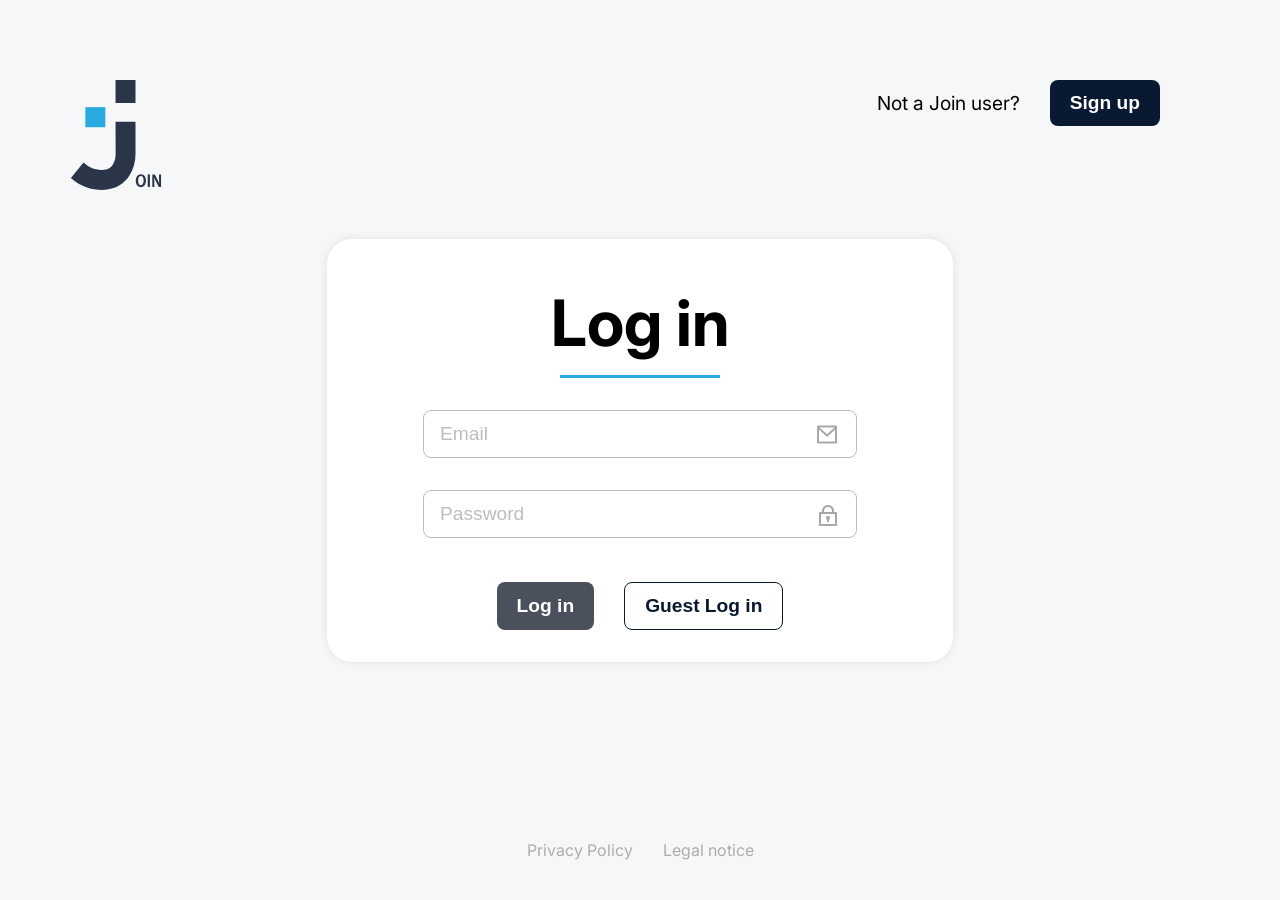
<file: index.html>
<!DOCTYPE html>
<html lang="en">
  <head>
    <meta charset="UTF-8" />
    <meta name="viewport" content="width=device-width, initial-scale=1.0" />
    <link rel="stylesheet" href="./comp/components.css" />
    <link rel="stylesheet" href="../root.css" />
    <link rel="stylesheet" href="./style.css" />
    <link rel="stylesheet" href="./comp/navbar/navbar.css" />
    <link
      id="favicon-light"
      rel="icon"
      href="../assets/imgs/logo-black.png"
      media="(prefers-color-scheme: light)"
    />
    <link
      id="favicon-dark"
      rel="icon"
      href="../assets/imgs/logo-white-blue.png"
      media="(prefers-color-scheme: dark)"
    />
    <title>Join - Log in</title>
  </head>

  <body>
    <div id="landscape-overlay"></div>
    <div class="wrapper">
    <div class="div-join-logo"></div>
    <svg
      id="join-logo"
      viewBox="0 0 102 122"
      fill="none"
      xmlns="http://www.w3.org/2000/svg"
    >
      <path d="M72.655 0H50.4972V25.4923H72.655V0Z" />
      <path
        d="M50.4971 46.2251H72.655V82.1779C72.7562 90.8292 70.2941 99.3153 65.5815 106.557C60.9284 113.594 51.9459 121.966 35.3275 121.966C17.2263 121.966 6.67577 113.406 0.98291 108.715L14.9594 91.4743C20.5159 96.0112 25.8679 99.7435 35.4128 99.7435C42.6396 99.7435 45.5202 96.7988 47.2076 94.2307C49.5015 90.6637 50.6881 86.4923 50.6165 82.2464L50.4971 46.2251Z"
      />
      <path
        id="bright-blue"
        d="M39.1967 30.1318H17.0388V52.3884H39.1967V30.1318Z"
      />
      <path
        d="M84.2622 111.522C84.2622 116.265 81.859 118.815 78.5012 118.815C75.1434 118.815 72.9447 115.785 72.9447 111.762C72.9447 107.739 75.2116 104.554 78.6887 104.554C82.1658 104.554 84.2622 107.687 84.2622 111.522ZM75.5184 111.711C75.5184 114.57 76.6604 116.675 78.6205 116.675C80.5806 116.675 81.6885 114.45 81.6885 111.539C81.6885 108.988 80.6659 106.592 78.6205 106.592C76.5752 106.592 75.5184 108.903 75.5184 111.711Z"
      />
      <path d="M88.6597 104.76V118.593H86.2053V104.76H88.6597Z" />
      <path
        d="M91.3187 118.593V104.76H94.0458L96.9775 110.461C97.7322 111.952 98.4036 113.483 98.9887 115.049C98.8353 113.337 98.7672 111.368 98.7672 109.177V104.76H101.017V118.593H98.4774L95.5117 112.772C94.7265 111.243 94.0266 109.671 93.4152 108.064C93.4152 109.776 93.5345 111.711 93.5345 114.09V118.576L91.3187 118.593Z"
      />
    </svg>
    <div class="navigate-signup">
      Not a Join user?
      <button
        onclick="window.location.href='../register/register.html';"
        class="btn-dark"
      >
        Sign up
      </button>
    </div>

    <form class="form">
      <div class="form-head">
        <h1>Log in</h1>
        <div class="line"></div>
      </div>
      <div class="div-input">
        <input
          class="input-standard"
          type="email"
          id="Email"
          placeholder="Email"
          maxlength="254"
        />
        <img class="input-icon" src="./assets/imgs/input-email.png" />
      </div>
      <div class="div-input">
        <input
          class="input-standard"
          type="password"
          id="Password"
          placeholder="Password"
          maxlength="64"
        />
        <img
          id="lock-icon"
          class="input-icon lock-icon"
          src="/assets/imgs/input-password.png"
        />
        <img
          id="input-icon-visibility"
          class="input-icon eye-slash-icon d_none"
          src="/assets/imgs/visibility.png"
        />
        <img
          id="input-icon-visibility-off"
          class="input-icon eye-icon d_none"
          src="/assets/imgs/visibility_off.png"
        />
      </div>
      <div id="render-alert" class="div-alert"></div>
      <div class="login-buttons">
        <button
          type="submit"
          id="login-button"
          class="btn-dark"
          onclick="login()"
          disabled
        >
          Log in
        </button>
        <button type="button" class="btn-bright" onclick="guestLogin()">
          Guest Log in
        </button>
      </div>
    </form>

    <div class="navigate-signup-mobile">
      Not a Join user?
      <button
        onclick="window.location.href='../register/register.html';"
        class="btn-dark"
      >
        Sign up
      </button>
    </div>

    <div class="div-privacy-links">
      <a class="privacy-link grey" href="./privacyPolicy/privacy.html"
        >Privacy Policy</a
      >
      <a class="privacy-link grey" href="./legalNotice/legals.html"
        >Legal notice</a
      >
    </div>
  </div>
  </body>
  <script src="/script.js"></script>
  <script src="/root.js"></script>
</html>
</file>
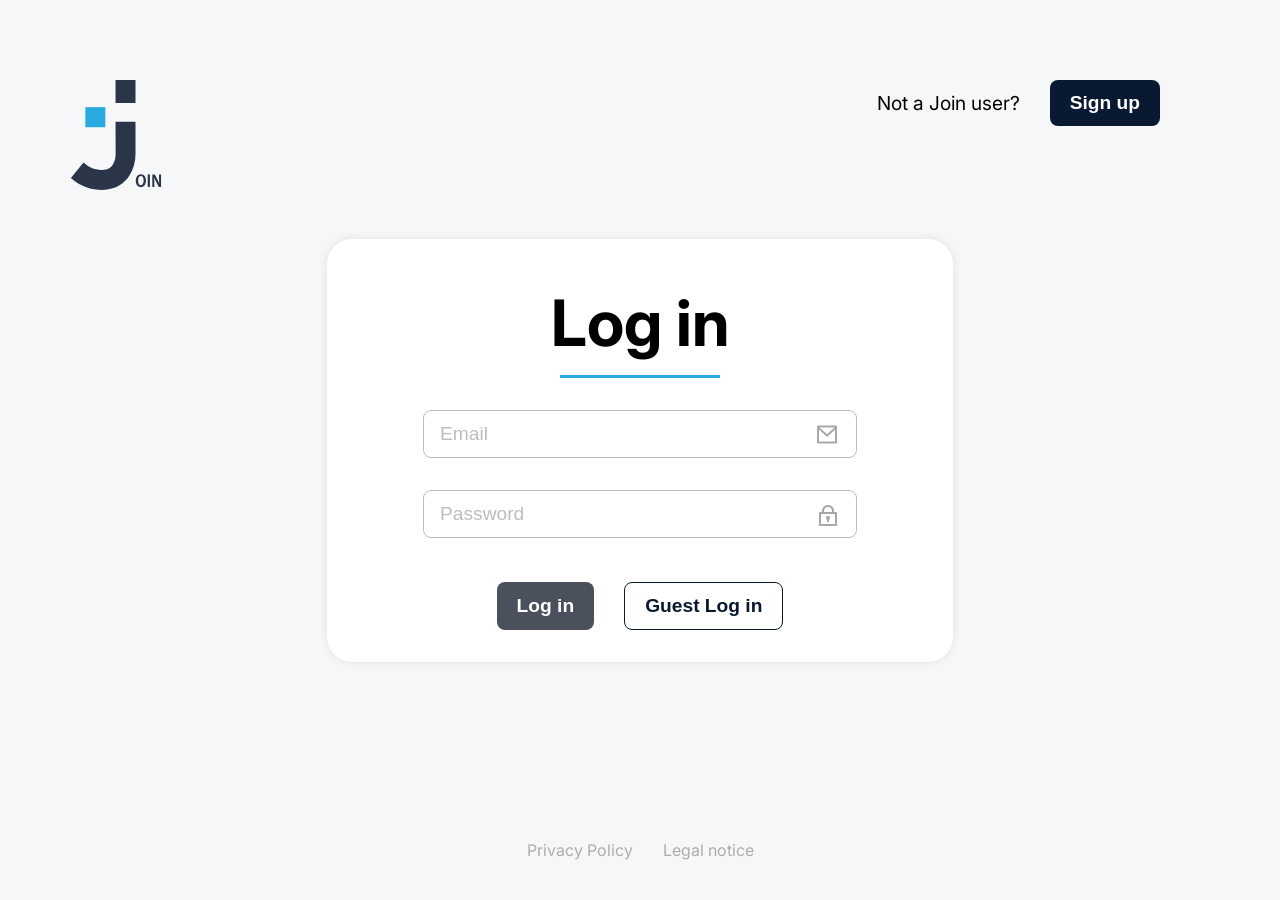
<file: contacts/contacts.html>
<!DOCTYPE html>
<html lang="en">
  <head>
    <meta charset="UTF-8" />
    <meta name="viewport" content="width=device-width, initial-scale=1.0" />
    <link rel="stylesheet" href="../root.css" />
    <link rel="stylesheet" href="../comp/components.css" />
    <link rel="stylesheet" href="./contacts.css" />
    <link rel="stylesheet" href="./addContact.css" />
    <link rel="stylesheet" href="./contactsResponsive.css" />
    <link rel="stylesheet" href="../comp/navbar/navbar.css" />
    <link rel="stylesheet" href="../comp/sidebar/sidebar.css" />
    <link
      id="favicon-light"
      rel="icon"
      href="../assets/imgs/logo-black.png"
      media="(prefers-color-scheme: light)"
    />
    <link
      id="favicon-dark"
      rel="icon"
      href="../assets/imgs/logo-white-blue.png"
      media="(prefers-color-scheme: dark)"
    />
    <title>Join - Contacts</title>
  </head>

  <body onload="initNavbar(), renderContacts()">
    <div id="landscape-overlay"></div>
    <div class="navbar-wrap" w3-include-html="../comp/navbar/navbar.html"></div>
    <div w3-include-html="../comp/sidebar/sidebar.html"></div>
    <section class="contacts-container">
      <!-- contacts list - left side -->
      <div class="contacts" id="contacts">
        <button
          class="add-new-contact-icon btn-dark"
          onclick="openAddContact()"
        >
          <img src="../assets/imgs/person_add.png" alt="" />
        </button>
        <div class="addBtn-container">
          <button class="add-new-contact btn-dark" onclick="openAddContact()">
            Add new contact
            <img src="../assets/imgs/person_add.png" alt="" />
          </button>
        </div>
        <div class="contact-list" id="contactList"></div>
      </div>

      <!-- contact details - right side -->
      <div class="contacts-details" id="contactsDetails">
        <div class="details-head">
          <div class="back" onclick="toggleBack()">
            <img src="../assets/imgs/arrow-left.png" alt="" />
          </div>
          <div class="cont">Contacts</div>
          <div class="side-line"></div>
          <div class="better">Better with a team!</div>
          <div class="vertical-line"></div>
        </div>
        <div class="details-content" id="contentDetails"></div>
      </div>

      <!---   add new Contact  --->
      <div class="" id="addContactOverlay" onclick="closeAddContact()">
        <div class="addContact" id="addContact">
          <div class="addContact-titles">
            <img src="../assets/imgs/logo-white-blue.png" />
            <h1>Add Contact</h1>
            <p class="betterP">Tasks are better with a team!</p>
            <div class="blue-line"></div>
          </div>

          <div class="addContact-container">
            <div class="close" onclick="closeAddContact()">x</div>
            <div class="contact-image-container">
              <img class="contact-image" src="../assets/imgs/add-contact.png" />
            </div>
            <form class="addContact-content" onsubmit="saveNewContact(event)">
              <div class="inputs-container">
                <div class="addContact-input">
                  <input
                    required
                    id="newContactName"
                    class="input-standard contact-name"
                    placeholder="Name"
                    type="text"
                    minlength="3"
                  />
                  <img src="../assets/imgs/input-name.png" alt="" />
                  <p class="input-name-error d-none" id="nameError">
                    Der Name muss mindestens 3 Zeichen lang sein
                  </p>
                </div>
                <div class="addContact-input">
                  <input
                    required
                    id="newContactEmail"
                    class="input-standard contact-email"
                    placeholder="Email"
                    type="email"
                  />
                  <img src="../assets/imgs/input-email.png" alt="" />
                  <p class="input-email-error d-none" id="emailError">
                    Die angegebene E-Mail ist nicht gültig
                  </p>
                </div>
                <div class="addContact-input">
                  <input
                    required
                    id="newContactPhone"
                    class="input-standard contact-phone"
                    placeholder="Phone"
                    type="tel"
                  />
                  <img src="../assets/imgs/Input_Phone.png" alt="" />
                  <p class="input-tel-error d-none" id="telError">
                    Die angebene Telefonnummer ist nicht gültig
                  </p>
                </div>
              </div>

              <div class="buttons-addContact">
                <button
                  type="button"
                  onclick="closeAddContact()"
                  class="cancel btn-bright"
                >
                  Cancel &nbsp; X
                </button>
                <button type="submit" class="btn-dark">
                  Create Contact &nbsp;
                  <img src="../assets/imgs/check-white.png" />
                </button>
              </div>
            </form>
          </div>
        </div>
      </div>

      <div id="successAlert" class="success">Contact successfully created</div>

      <!-- edit contact -->
      <div id="editContactOverlay" onclick="closeEditContact()">
        <div class="editContact" id="editContact">
          <div class="editContact-titles">
            <img src="../assets/imgs/logo-white-blue.png" />
            <h1>Edit Contact</h1>
            <div class="blue-line"></div>
          </div>

          <div class="editContact-container">
            <div class="close" onclick="closeEditContact()">x</div>
            <div class="contact-image-container">
              <img class="contact-image" src="../assets/imgs/add-contact.png" />
            </div>
            <form
              class="editContact-content"
              onsubmit="saveEditedContact(event)"
            >
              <div class="inputs-container">
                <div class="editContact-input">
                  <input
                    required
                    id="editContactName"
                    class="input-standard contact-name"
                    placeholder="Name"
                    type="text"
                  />
                  <img src="../assets/imgs/input-name.png" alt="" />
                </div>
                <div class="editContact-input">
                  <input
                    required
                    id="editContactEmail"
                    class="input-standard contact-email"
                    placeholder="Email"
                    type="email"
                  />
                  <img src="../assets/imgs/input-email.png" alt="" />
                </div>
                <div class="editContact-input">
                  <input
                    required
                    id="editContactPhone"
                    class="input-standard contact-phone"
                    placeholder="Telefonnummer"
                    type="tel"
                  />
                  <img src="../assets/imgs/Input_Phone.png" alt="" />
                </div>
              </div>

              <div class="buttons-editContact">
                <button
                  type="button"
                  onclick="closeEditContact()"
                  class="cancel btn-bright"
                >
                  Cancel &nbsp; X
                </button>
                <button type="submit" class="btn-dark">
                  Save &nbsp;
                  <img src="../assets/imgs/check-white.png" />
                </button>
              </div>
            </form>
          </div>
        </div>
      </div>

      <div id="successEditAlert" class="success">Contact saved &nbsp;</div>
      <div id="successDeleteAlert" class="success">Contact deleted &nbsp;</div>
    </section>
  </body>

  <script src="./contacts.js"></script>
  <script src="./contactsTemp.js"></script>
  <script src="./contactsOverlay.js"></script>
  <script src="/comp/navbar/navbar.js"></script>
  <script src="/comp/sidebar/sidebar.js"></script>
  <script src="https://www.w3schools.com/lib/w3.js"></script>
  <script src="/root.js"></script>
  <script>
    w3.includeHTML(function () {
      setActiveNav();
      displayInitials();
      checkLoginButton();
    });

    function setActiveNav() {
      const currentPage = window.location.pathname.split("/").pop();
      document.querySelectorAll(".nav-button").forEach((button) => {
        const link = button.getAttribute("data-link");
        button.classList.toggle("sidebar-active-tap", link === currentPage);
      });
    }
  </script>
</html>
</file>
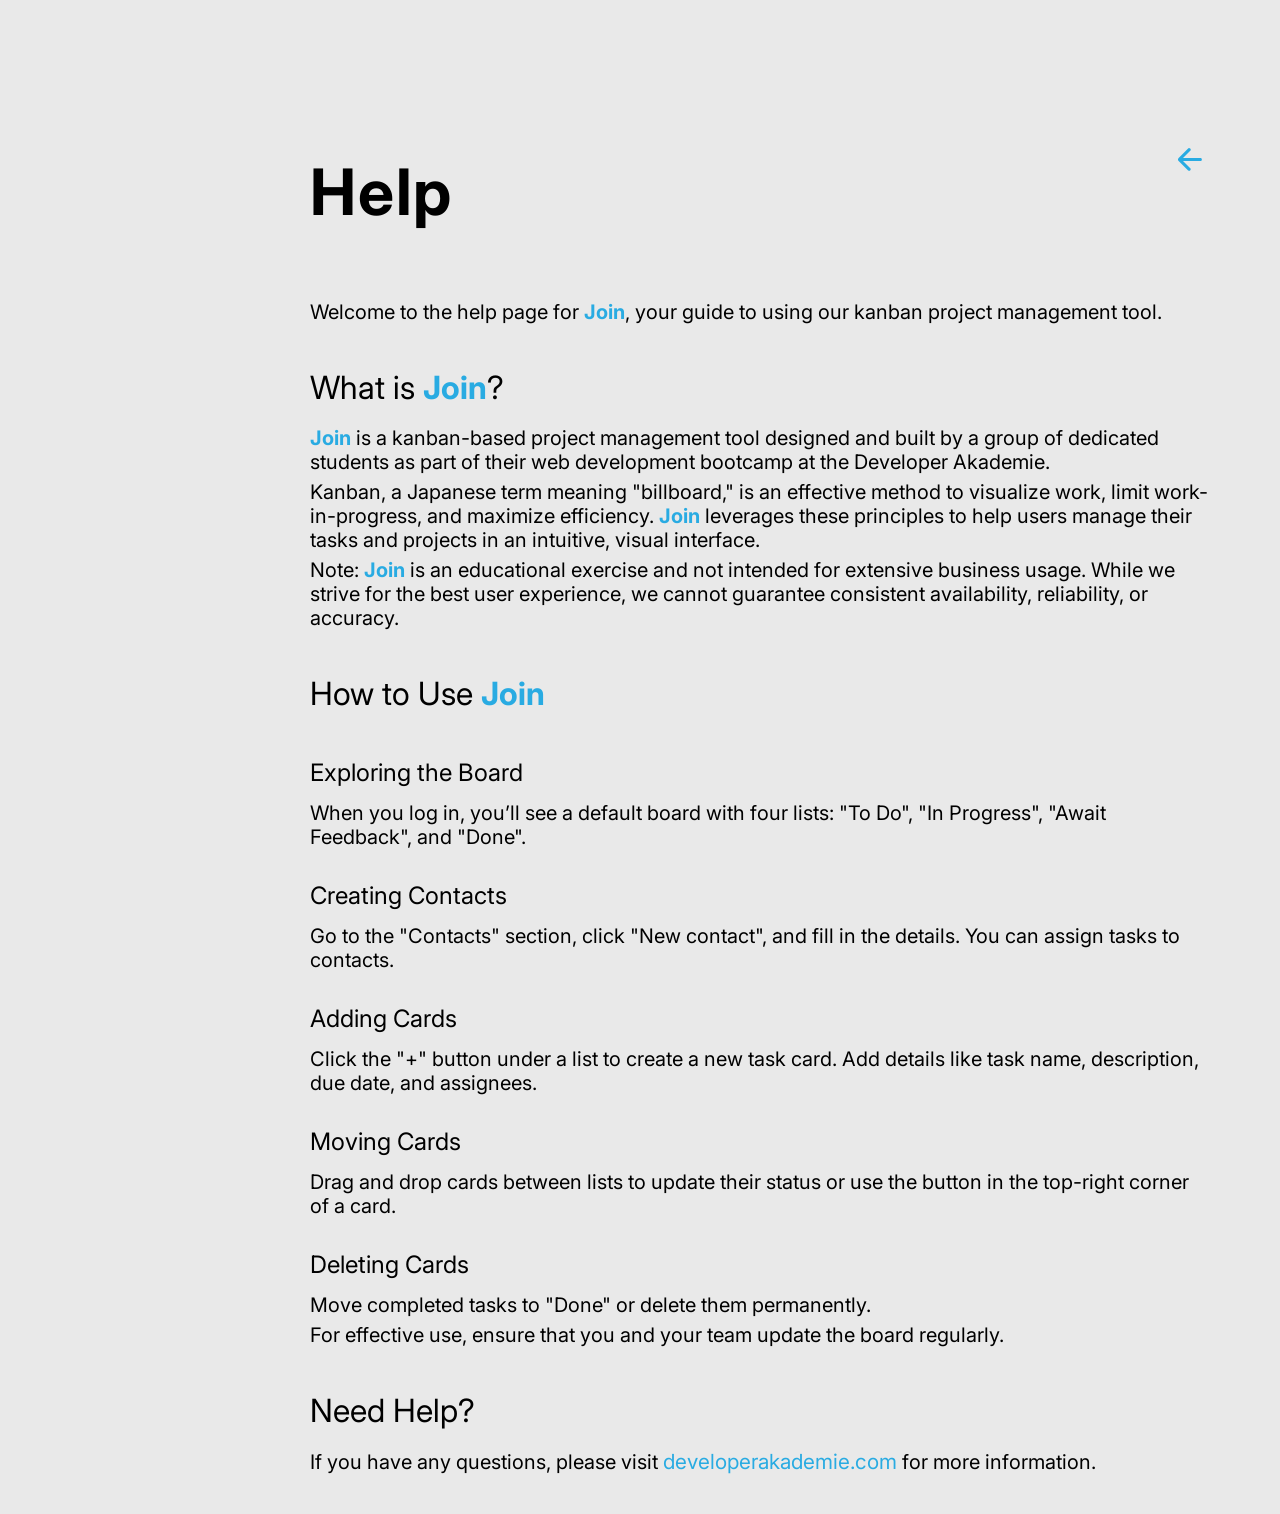
<file: help/help.html>
<!DOCTYPE html>
<html lang="en">

<head>
  <meta charset="UTF-8" />
  <meta name="viewport" content="width=device-width, initial-scale=1.0" />
  <link rel="stylesheet" href="../root.css" />
  <link rel="stylesheet" href="../comp/components.css" />
  <link rel="stylesheet" href="../comp/navbar/navbar.css" />
  <link rel="stylesheet" href="../comp/sidebar/sidebar.css" />
  <link rel="stylesheet" href="./help.css" />
  <link id="favicon-light" rel="icon" href="../assets/imgs/logo-black.png" media="(prefers-color-scheme: light)" />
  <link id="favicon-dark" rel="icon" href="../assets/imgs/logo-white-blue.png" media="(prefers-color-scheme: dark)" />
  <title class="highlight">Join - Help</title>
</head>

<body onload="initNavbar()">
  <div id="landscape-overlay"></div>
  <div class="navbar-wrap" w3-include-html="../comp/navbar/navbar.html"></div>
  <div w3-include-html="../comp/sidebar/sidebar.html"></div>
  <div class="help-container">
    <div class="help-content">
      <div class="back" onclick="toggleBack()">
        <img src="../assets/imgs/arrow-left.png" alt="Back" />
      </div>
      <h1>Help</h1>
      <p>
        Welcome to the help page for <span class="highlight">Join</span>, your
        guide to using our kanban project management tool.
      </p>

      <h2>What is <span class="highlight">Join</span>?</h2>
      <p>
        <span class="highlight">Join</span> is a kanban-based project
        management tool designed and built by a group of dedicated students as
        part of their web development bootcamp at the Developer Akademie.
      </p>
      <p>
        Kanban, a Japanese term meaning "billboard," is an effective method to
        visualize work, limit work-in-progress, and maximize efficiency.
        <span class="highlight">Join</span> leverages these principles to help
        users manage their tasks and projects in an intuitive, visual
        interface.
      </p>
      <p>
        Note: <span class="highlight">Join</span> is an educational exercise
        and not intended for extensive business usage. While we strive for the
        best user experience, we cannot guarantee consistent availability,
        reliability, or accuracy.
      </p>

      <h2>How to Use <span class="highlight">Join</span></h2>
      <h3>Exploring the Board</h3>
      <p>
        When you log in, you’ll see a default board with four lists: "To Do",
        "In Progress", "Await Feedback", and "Done".
      </p>

      <h3>Creating Contacts</h3>
      <p>
        Go to the "Contacts" section, click "New contact", and fill in the
        details. You can assign tasks to contacts.
      </p>

      <h3>Adding Cards</h3>
      <p>
        Click the "+" button under a list to create a new task card. Add
        details like task name, description, due date, and assignees.
      </p>

      <h3>Moving Cards</h3>
      <p>
        Drag and drop cards between lists to update their status or use the
        button in the top-right corner of a card.
      </p>

      <h3>Deleting Cards</h3>
      <p>Move completed tasks to "Done" or delete them permanently.</p>

      <p>
        For effective use, ensure that you and your team update the board
        regularly.
      </p>

      <h2>Need Help?</h2>
      <p>
        If you have any questions, please visit
        <a href="https://developerakademie.com/" target="_blank">developerakademie.com</a>
        for more information.
      </p>
    </div>
  </div>
</body>
<script src="/comp/navbar/navbar.js"></script>
<script src="./help.js"></script>
<script src="/comp/sidebar/sidebar.js"></script>
<script src="https://www.w3schools.com/lib/w3.js"></script>
<script>
  w3.includeHTML(function () {
    setActiveNav();
    displayInitials();
    w3.includeHTML(() => {
      checkNavigationVisibility();

      // Für zukünftige Änderungen (falls nötig)
      document.addEventListener(
        "w3include-loaded",
        checkNavigationVisibility
      );
    });
  });

  function toggleBack() {
    window.history.back();
  }

  function setActiveNav() {
    const currentPage = window.location.pathname.split("/").pop();
    document.querySelectorAll(".nav").forEach((button) => {
      const link = button.getAttribute("data-link");
      button.classList.toggle("sidebar-active-tap", link === currentPage);
    });
  }
</script>

</html>
</file>
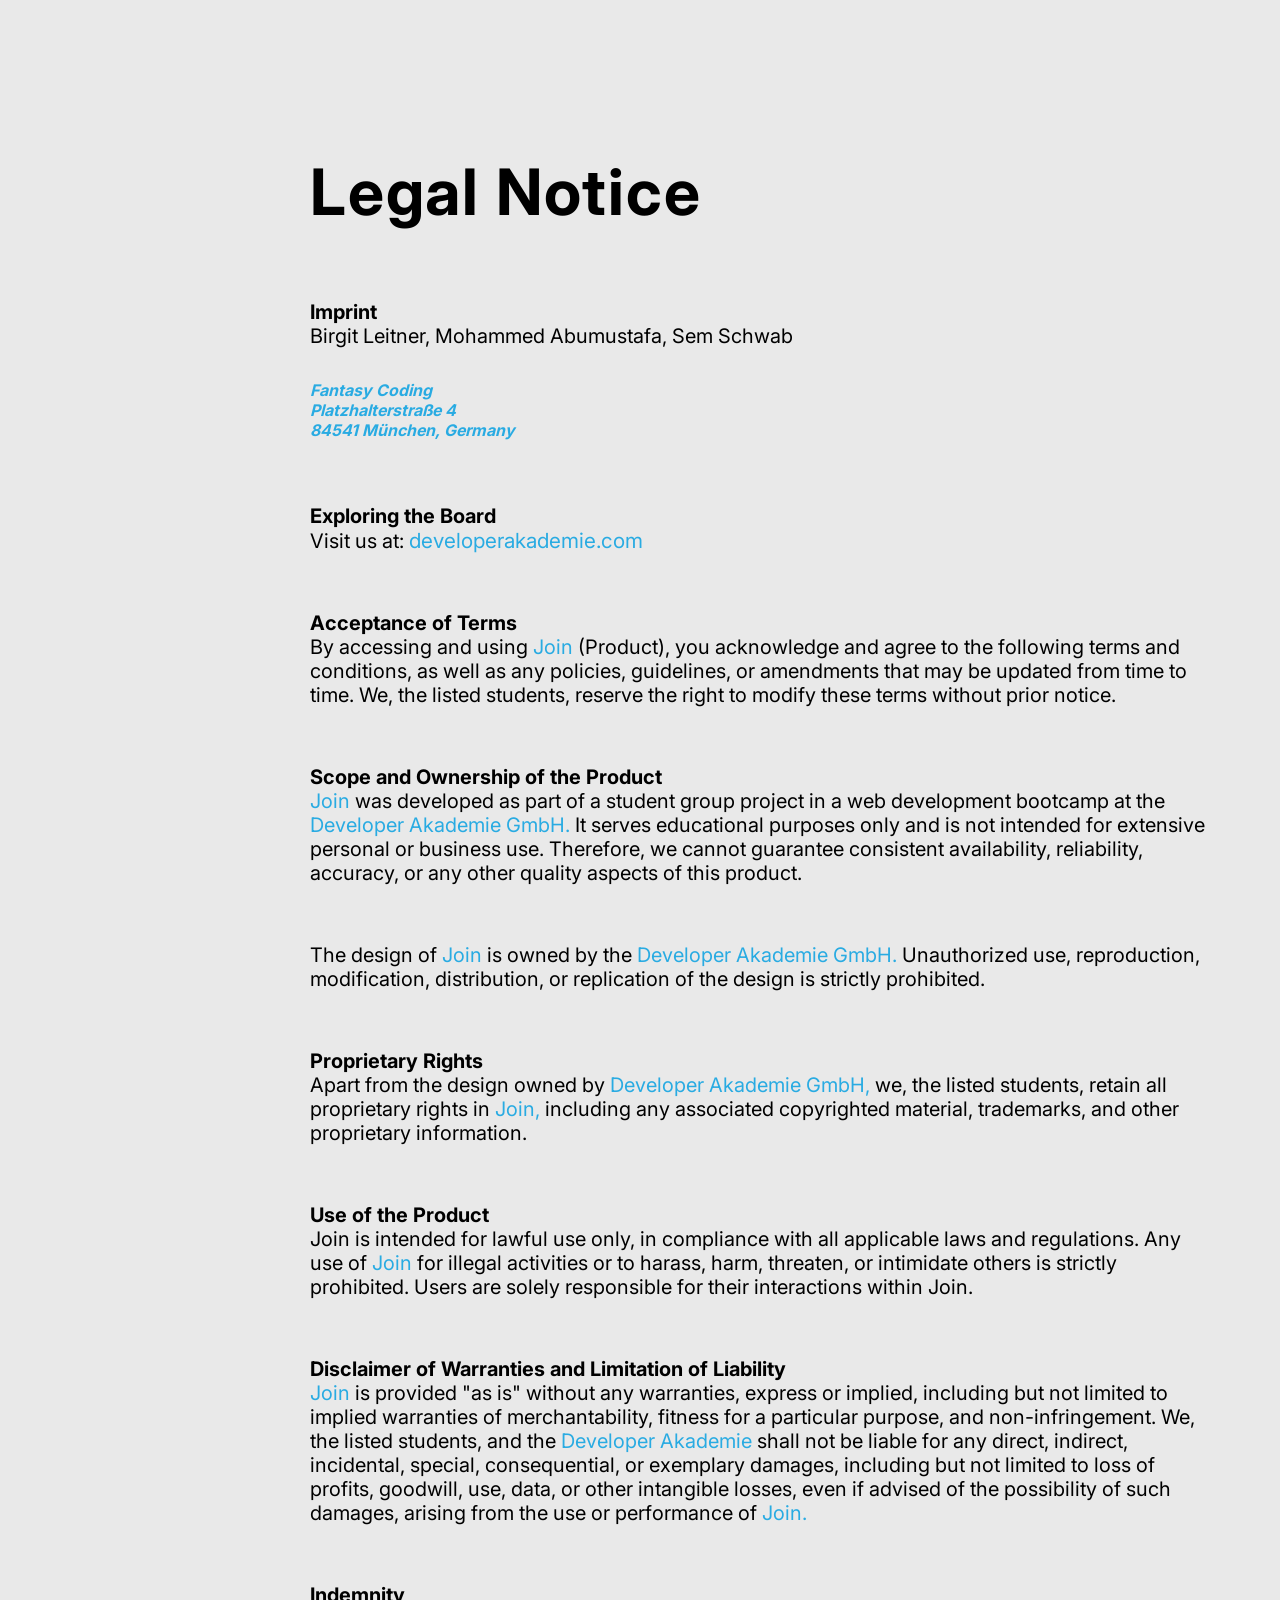
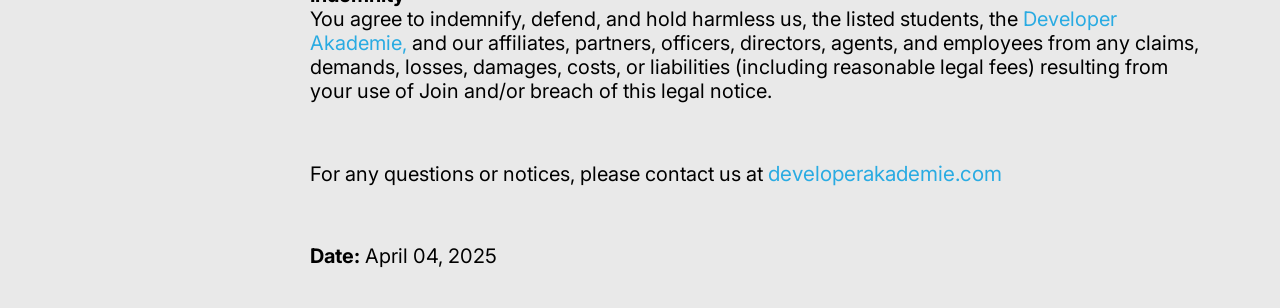
<file: legalNotice/legals.html>
<!DOCTYPE html>
<html lang="en">

<head>
  <meta charset="UTF-8" />
  <meta name="viewport" content="width=device-width, initial-scale=1.0" />
  <link rel="stylesheet" href="../root.css" />
  <link rel="stylesheet" href="../comp/components.css" />
  <link rel="stylesheet" href="../comp/navbar/navbar.css" />
  <link rel="stylesheet" href="../comp/sidebar/sidebar.css" />
  <link rel="stylesheet" href="./legals.css" />
  <link id="favicon-light" rel="icon" href="../assets/imgs/logo-black.png" media="(prefers-color-scheme: light)" />
  <link id="favicon-dark" rel="icon" href="../assets/imgs/logo-white-blue.png" media="(prefers-color-scheme: dark)" />
  <title>Join - Legal Notice</title>
</head>

<body onload="initNavbar()">
  <div id="landscape-overlay"></div>
  <div class="navbar-wrap" w3-include-html="../comp/navbar/navbar.html"></div>
  <div w3-include-html="../comp/sidebar/sidebar.html"></div>
  <div class="privacy-container">
    <div class="privacy-content">
      <h1>Legal Notice</h1>

      <p>
        <strong>Imprint</strong><br />
        Birgit Leitner, Mohammed Abumustafa, Sem Schwab<br />
      <address>
        <span class="address">Fantasy Coding</span>
        <br />
        <span class="address">Platzhalterstraße 4</span>
        <br />
        <span class="address">84541 München, Germany</span>
      </address>
      </p>
      <br />
      <p>
        <strong>Exploring the Board</strong><br />
        Visit us at: <span><a href="https://developerakademie.com/" target="_blank">developerakademie.com</a></span>
      </p>
      <br />
      <p>
        <strong>Acceptance of Terms</strong><br />
        By accessing and using <span class="blue">Join </span> (Product), you acknowledge and agree to
        the following terms and conditions, as well as any policies,
        guidelines, or amendments that may be updated from time to time. We,
        the listed students, reserve the right to modify these terms without
        prior notice.
      </p>
      <br />
      <p>
        <strong>Scope and Ownership of the Product</strong><br />
        <span class="blue">Join </span>was developed as part of a student group project in a web
        development bootcamp at the <span class="blue">Developer Akademie GmbH. </span>It serves
        educational purposes only and is not intended for extensive personal
        or business use. Therefore, we cannot guarantee consistent
        availability, reliability, accuracy, or any other quality aspects of
        this product.
      </p>
      <br />
      <p>
        The design of <span class="blue">Join </span> is owned by the <span class="blue"> Developer Akademie
          GmbH.</span>
        Unauthorized use, reproduction, modification, distribution, or
        replication of the design is strictly prohibited.
      </p>
      <br />
      <p>
        <strong>Proprietary Rights</strong><br />
        Apart from the design owned by <span class="blue">Developer Akademie GmbH, </span> we, the listed
        students, retain all proprietary rights in <span class="blue">Join, </span> including any
        associated copyrighted material, trademarks, and other proprietary
        information.
      </p>
      <br />
      <p>
        <strong>Use of the Product</strong><br />
        Join is intended for lawful use only, in compliance with all
        applicable laws and regulations. Any use of <span class="blue">Join </span> for illegal
        activities or to harass, harm, threaten, or intimidate others is
        strictly prohibited. Users are solely responsible for their
        interactions within Join.
      </p>
      <br />
      <p>
        <strong>Disclaimer of Warranties and Limitation of Liability</strong><br />
        <span class="blue">Join </span>is provided "as is" without any warranties, express or implied,
        including but not limited to implied warranties of merchantability,
        fitness for a particular purpose, and non-infringement. We, the listed
        students, and the <span class="blue">Developer Akademie </span> shall not be liable for any
        direct, indirect, incidental, special, consequential, or exemplary
        damages, including but not limited to loss of profits, goodwill, use,
        data, or other intangible losses, even if advised of the possibility
        of such damages, arising from the use or performance of <span class="blue">Join.</span>
      </p>
      <br />
      <p>
        <strong>Indemnity</strong><br />
        You agree to indemnify, defend, and hold harmless us, the listed
        students, the <span class="blue">Developer Akademie,</span> and our affiliates, partners,
        officers, directors, agents, and employees from any claims, demands,
        losses, damages, costs, or liabilities (including reasonable legal
        fees) resulting from your use of Join and/or breach of this legal
        notice.
      </p>
      <br />
      <p>
        For any questions or notices, please contact us at
        <span><a href="https://developerakademie.com/" target="_blank">developerakademie.com</a></span>
      </p>
      <br />
      <p><strong>Date:</strong> April 04, 2025</p>
    </div>
  </div>
</body>
<script src="./legals.js"></script>
<script src="/comp/navbar/navbar.js"></script>
<script src="/comp/sidebar/sidebar.js"></script>
<script src="https://www.w3schools.com/lib/w3.js"></script>
<script>
  w3.includeHTML(function () {
    setActiveNav();
    displayInitials();
    w3.includeHTML(() => {
      checkNavigationVisibility();

      // Für zukünftige Änderungen (falls nötig)
      document.addEventListener("w3include-loaded", checkNavigationVisibility);
    });
  });

  function setActiveNav() {
    const currentPage = window.location.pathname.split("/").pop();
    document.querySelectorAll(".nav").forEach((button) => {
      const link = button.getAttribute("data-link");
      button.classList.toggle("sidebar-active-tap", link === currentPage);
    });
  }


</script>

</html>
</file>
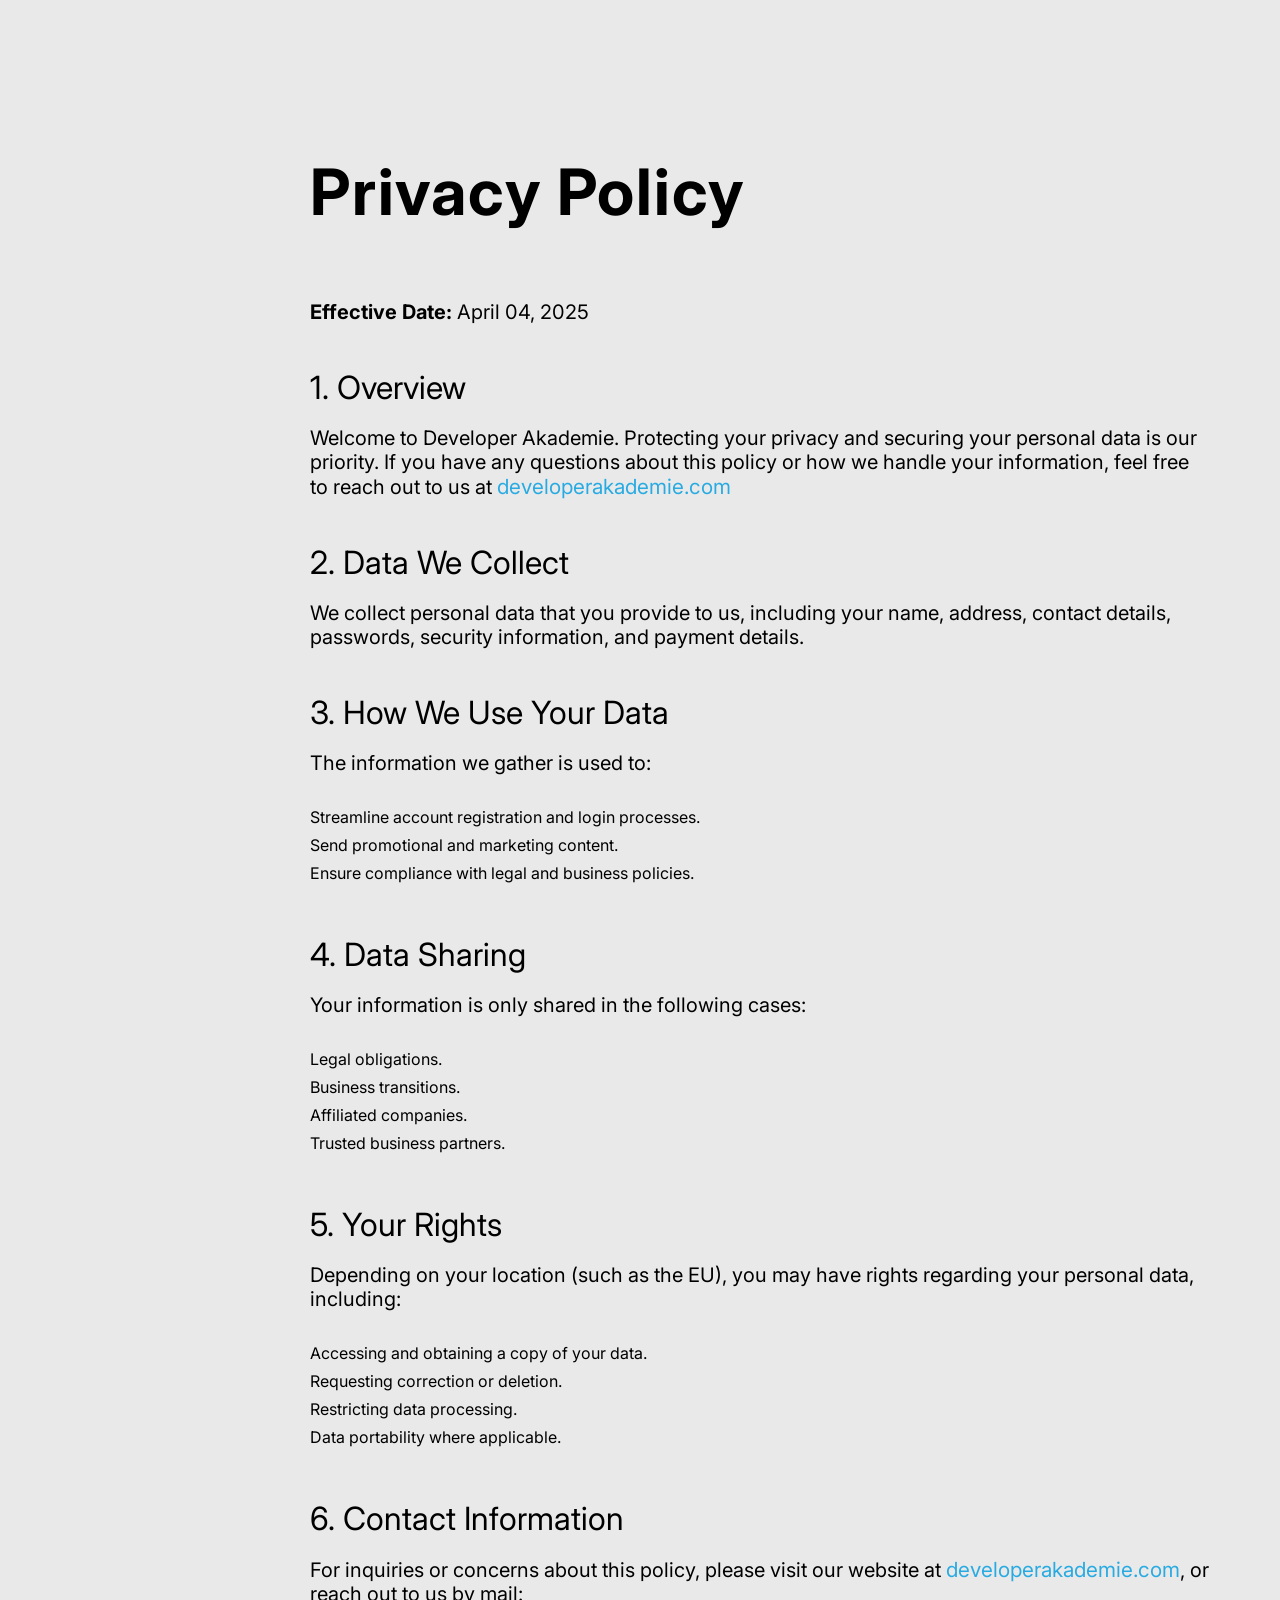
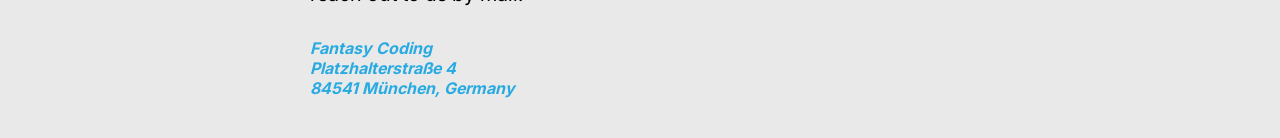
<file: privacyPolicy/privacy.html>
<!DOCTYPE html>
<html lang="en">

<head>
  <meta charset="UTF-8" />
  <meta name="viewport" content="width=device-width, initial-scale=1.0" />
  <link rel="stylesheet" href="../root.css" />
  <link rel="stylesheet" href="../comp/components.css" />
  <link rel="stylesheet" href="../comp/navbar/navbar.css" />
  <link rel="stylesheet" href="../comp/sidebar/sidebar.css" />
  <link rel="stylesheet" href="./privacy.css" />
  <link id="favicon-light" rel="icon" href="../assets/imgs/logo-black.png" media="(prefers-color-scheme: light)" />
  <link id="favicon-dark" rel="icon" href="../assets/imgs/logo-white-blue.png" media="(prefers-color-scheme: dark)" />
  <title>Join - Privacy Policy</title>
</head>

<body>
  <div id="landscape-overlay"></div>
  <div class="navbar-wrap" w3-include-html="../comp/navbar/navbar.html"></div>
  <div w3-include-html="../comp/sidebar/sidebar.html"></div>
  <div class="privacy-container">
    <div class="privacy-content">
      <h1>Privacy Policy</h1>
      <p><strong>Effective Date:</strong> April 04, 2025</p>

      <h2>1. Overview</h2>
      <p>
        Welcome to Developer Akademie. Protecting your privacy and securing
        your personal data is our priority. If you have any questions about
        this policy or how we handle your information, feel free to reach out
        to us at
        <span><a href="https://developerakademie.com/" target="_blank">developerakademie.com</a></span>
      </p>

      <h2>2. Data We Collect</h2>
      <p>
        We collect personal data that you provide to us, including your name,
        address, contact details, passwords, security information, and payment
        details.
      </p>

      <h2>3. How We Use Your Data</h2>
      <p>The information we gather is used to:</p>
      <ul>
        <li>Streamline account registration and login processes.</li>
        <li>Send promotional and marketing content.</li>
        <li>Ensure compliance with legal and business policies.</li>
      </ul>

      <h2>4. Data Sharing</h2>
      <p>Your information is only shared in the following cases:</p>
      <ul>
        <li>Legal obligations.</li>
        <li>Business transitions.</li>
        <li>Affiliated companies.</li>
        <li>Trusted business partners.</li>
      </ul>

      <h2>5. Your Rights</h2>
      <p>
        Depending on your location (such as the EU), you may have rights
        regarding your personal data, including:
      </p>
      <ul>
        <li>Accessing and obtaining a copy of your data.</li>
        <li>Requesting correction or deletion.</li>
        <li>Restricting data processing.</li>
        <li>Data portability where applicable.</li>
      </ul>

      <h2>6. Contact Information</h2>
      <p>
        For inquiries or concerns about this policy, please visit our website at
        <a href="https://developerakademie.com/" target="_blank">developerakademie.com</a>,
        or reach out to us by mail:
      </p>
      <address>
        <span class="address">Fantasy Coding</span>
        <br />
        <span class="address">Platzhalterstraße 4</span>
        <br />
        <span class="address">84541 München, Germany</span>
      </address>
    </div>
  </div>
</body>

<script src="/comp/navbar/navbar.js"></script>
<script src="./privacy.js"></script>
<script src="/comp/sidebar/sidebar.js"></script>
<script src="https://www.w3schools.com/lib/w3.js"></script>
<script>
  w3.includeHTML(function () {
    // Warte, bis alle Includes fertig sind
    setTimeout(() => {
      setActiveNav();
      displayInitials();
      checkNavigationVisibility(); // WICHTIG: Erst HIER aufrufen

      // Event-Listener für spätere Änderungen
      document.addEventListener(
        "w3include-loaded",
        checkNavigationVisibility
      );
    }, 10); // Kurze Verzögerung für sichereres Laden
  });

  function setActiveNav() {
    const currentPage = window.location.pathname.split("/").pop();
    document.querySelectorAll(".nav").forEach((button) => {
      const link = button.getAttribute("data-link");
      button.classList.toggle("sidebar-active-tap", link === currentPage);
    });
  }
</script>

</html>
</file>
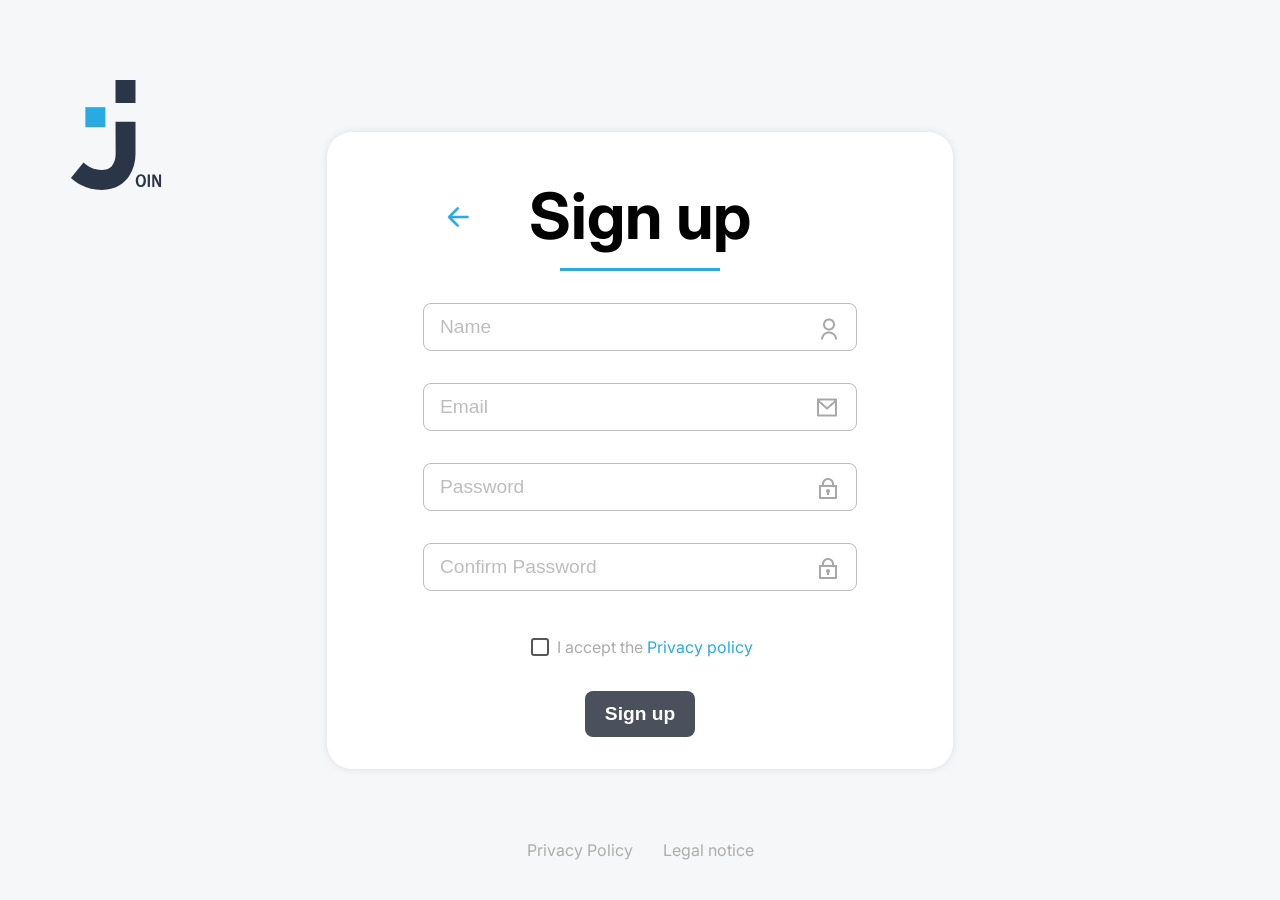
<file: register/register.html>
<!DOCTYPE html>
<html lang="en">

<head>
  <meta charset="UTF-8" />
  <meta name="viewport" content="width=device-width, initial-scale=1.0" />
  <link rel="stylesheet" href="../root.css" />
  <link rel="stylesheet" href="../comp/components.css" />
  <link rel="stylesheet" href="./register.css" />
  <link id="favicon-light" rel="icon" href="../assets/imgs/logo-black.png" media="(prefers-color-scheme: light)" />
  <link id="favicon-dark" rel="icon" href="../assets/imgs/logo-white-blue.png" media="(prefers-color-scheme: dark)" />
  <title>Join - Sign up</title>
</head>

<body>
  <div id="landscape-overlay"></div>
  <div class="wrapper">
    <div id="sign-up-alert" class="sign-up-alert d_none">
      You Signed Up successfully
    </div>
    <div class="div-join-logo"></div>
    <svg id="join-logo" viewBox="0 0 102 122" fill="none" xmlns="http://www.w3.org/2000/svg">
      <path d="M72.655 0H50.4972V25.4923H72.655V0Z" />
      <path
        d="M50.4971 46.2251H72.655V82.1779C72.7562 90.8292 70.2941 99.3153 65.5815 106.557C60.9284 113.594 51.9459 121.966 35.3275 121.966C17.2263 121.966 6.67577 113.406 0.98291 108.715L14.9594 91.4743C20.5159 96.0112 25.8679 99.7435 35.4128 99.7435C42.6396 99.7435 45.5202 96.7988 47.2076 94.2307C49.5015 90.6637 50.6881 86.4923 50.6165 82.2464L50.4971 46.2251Z" />
      <path id="bright-blue" d="M39.1967 30.1318H17.0388V52.3884H39.1967V30.1318Z" />
      <path
        d="M84.2622 111.522C84.2622 116.265 81.859 118.815 78.5012 118.815C75.1434 118.815 72.9447 115.785 72.9447 111.762C72.9447 107.739 75.2116 104.554 78.6887 104.554C82.1658 104.554 84.2622 107.687 84.2622 111.522ZM75.5184 111.711C75.5184 114.57 76.6604 116.675 78.6205 116.675C80.5806 116.675 81.6885 114.45 81.6885 111.539C81.6885 108.988 80.6659 106.592 78.6205 106.592C76.5752 106.592 75.5184 108.903 75.5184 111.711Z" />
      <path d="M88.6597 104.76V118.593H86.2053V104.76H88.6597Z" />
      <path
        d="M91.3187 118.593V104.76H94.0458L96.9775 110.461C97.7322 111.952 98.4036 113.483 98.9887 115.049C98.8353 113.337 98.7672 111.368 98.7672 109.177V104.76H101.017V118.593H98.4774L95.5117 112.772C94.7265 111.243 94.0266 109.671 93.4152 108.064C93.4152 109.776 93.5345 111.711 93.5345 114.09V118.576L91.3187 118.593Z" />
    </svg>
    <form onsubmit="addUser(); return false;" class="form">
      <div class="form-head">
        <div class="div-arrow-left" onclick="window.location.href='../index.html';">
          <img id="arrow" src="../assets/imgs/arrow-left.png" />
        </div>
        <h1>Sign up</h1>
        <div class="line"></div>
      </div>
      <div class="div-input">
        <input class="input-standard" type="text" id="idName" placeholder="Name" maxlength="254" />
        <img class="input-icon" src="../assets/imgs/input-name.png" />
      </div>
      <div class="div-input">
        <input class="input-standard" type="text" id="idEmail" placeholder="Email" maxlength="254" />
        <img class="input-icon" src="../assets/imgs/input-email.png" />
      </div>
      <div class="div-input">
        <input class="input-standard" type="password" id="idPassword" placeholder="Password" maxlength="64" />
        <img id="lock-icon" class="input-icon lock-icon" src="/assets/imgs/input-password.png" />
        <img id="input-icon-visibility" class="input-icon eye-slash-icon d_none" src="/assets/imgs/visibility.png" />
        <img id="input-icon-visibility-off" class="input-icon eye-icon d_none" src="/assets/imgs/visibility_off.png" />
      </div>
      <div class="div-input">
        <input type="password" id="idPasswordCon" placeholder="Confirm Password" class="input-standard"
          maxlength="64" />
        <img id="lock-icon" class="input-icon lock-icon" src="/assets/imgs/input-password.png" />
        <img id="input-icon-visibility" class="input-icon eye-slash-icon d_none" src="/assets/imgs/visibility.png" />
        <img id="input-icon-visibility-off" class="input-icon eye-icon d_none" src="/assets/imgs/visibility_off.png" />
      </div>
      <div id="render-alert" class="div-alert"></div>
      <div class="checkbox-privacy">
        <input class="checkbox-standard" id="idPolicy" type="checkbox" />
        <span class="grey">I accept the</span><a href="/privacyPolicy/privacy.html">Privacy policy</a>
      </div>

      <button type="submit" disabled id="button-signup" class="btn-dark">
        Sign up
      </button>
    </form>

    <div class="div-privacy-links">
      <a class="privacy-link grey" href="../privacyPolicy/privacy.html">Privacy Policy</a>
      <a class="privacy-link grey" href="../legalNotice/legals.html">Legal notice</a>
    </div>
  </div>
</body>
<script src="./register.js"></script>
<script src="/root.js"></script>
<script>
  const inputs = ['idName', 'idEmail', 'idPassword', 'idPasswordCon'];

  function areAllInputsFilled() {
    return inputs.every(id => {
      const value = document.getElementById(id).value.trim();
      return value !== '';
    });
  }

  function validatePolicyCheckbox() {
    const checkbox = document.getElementById('idPolicy');

    if (areAllInputsFilled() && !checkbox.checked) {
      checkbox.classList.add('invalid');
    } else {
      checkbox.classList.remove('invalid');
    }
  }

  // Bei Änderung eines beliebigen Feldes prüfen
  inputs.forEach(id => {
    document.getElementById(id).addEventListener('input', validatePolicyCheckbox);
  });

  document.getElementById('idPolicy').addEventListener('change', validatePolicyCheckbox);
</script>


</html>
</file>
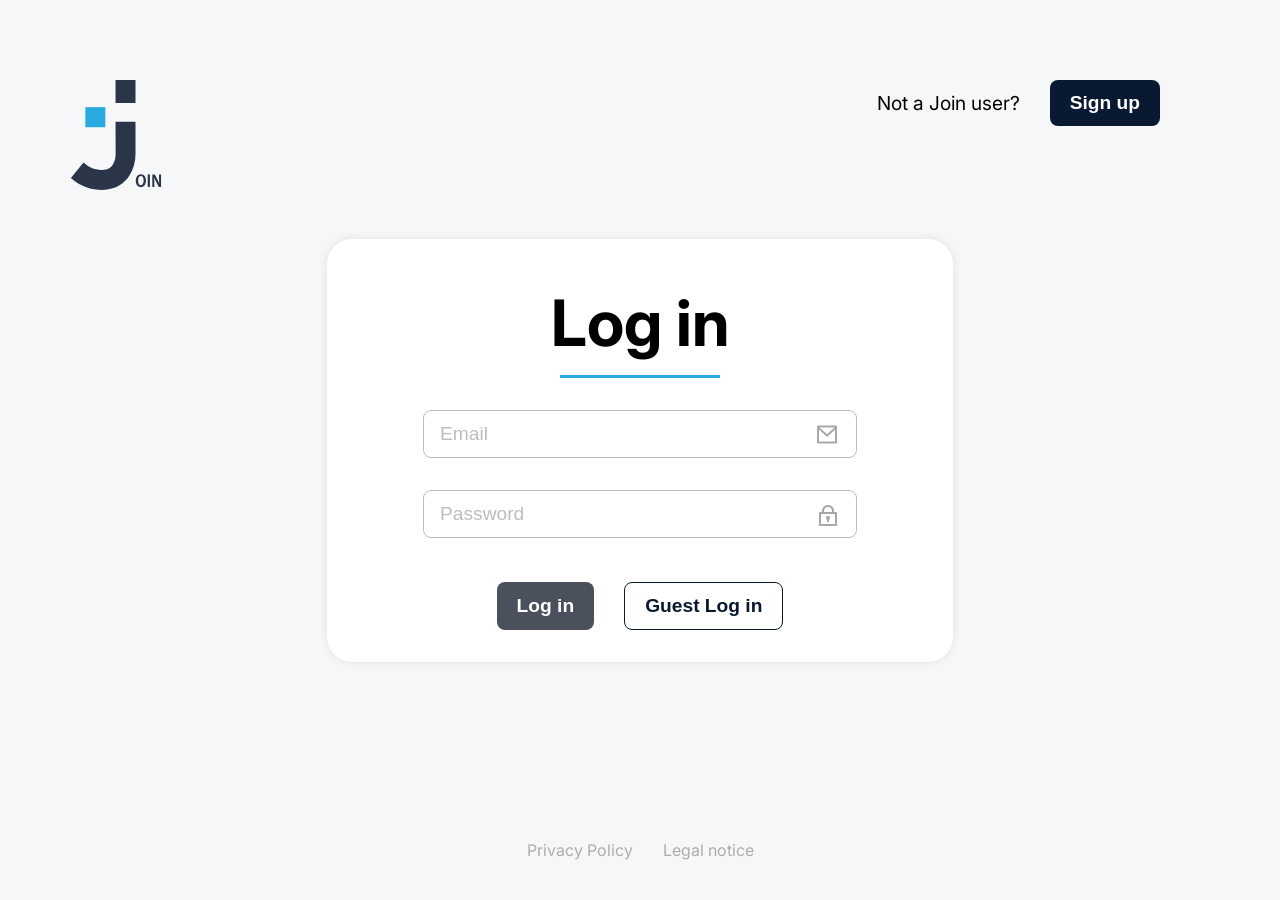
<file: summary/summary.html>
<!DOCTYPE html>
<html lang="en">
  <head>
    <meta charset="UTF-8" />
    <meta name="viewport" content="width=device-width, initial-scale=1.0" />
    <link rel="stylesheet" href="../root.css" />
    <link rel="stylesheet" href="../comp/components.css" />
    <link rel="stylesheet" href="../comp/navbar/navbar.css" />
    <link rel="stylesheet" href="../comp/sidebar/sidebar.css" />
    <link rel="stylesheet" href="../summary/sumAnimation.css" />
    <link rel="stylesheet" href="../summary/summary.css" />
    <link
      rel="shortcut icon"
      href="/assets/imgs/logo-white-blue.png"
      type="image/x-icon"
    />
    <title>Summary</title>
  </head>
  <body onload="initNavbar(), initSum()">
    <div id="landscape-overlay"></div>
    <div class="greeting-animation">
      <span id="greeting-1"></span>
      <h1 id="renderName-1"></h1>
    </div>
    <div w3-include-html="../comp/sidebar/sidebar.html"></div>
    <div class="navbar-wrap" w3-include-html="../comp/navbar/navbar.html"></div>
    <div class="main-wrap">
      <div class="div-information">
        <div class="summary-subject">
          <h1>Join 360</h1>
          <div class="line"></div>

          Key Metrics at a Glance
          <div class="line-h"></div>
        </div>
        <div class="information">
          <div class="row">
            <div
              onclick="window.location.href='../board/board.html';"
              class="infobox box-1"
            >
              <div class="circle">
                <svg
                  id="edit-icon"
                  viewBox="0 0 24 24"
                  fill="none"
                  xmlns="http://www.w3.org/2000/svg"
                >
                  <mask
                    id="mask0_281728_4170"
                    style="mask-type: alpha"
                    maskUnits="userSpaceOnUse"
                    x="0"
                    y="0"
                    width="28"
                    height="28"
                  >
                    <rect width="24" height="24" fill="#D9D9D9" />
                  </mask>
                  <g mask="url(#mask0_281728_4170)">
                    <path
                      d="M5 19H6.4L15.025 10.375L13.625 8.975L5 17.6V19ZM19.3 8.925L15.05 4.725L16.45 3.325C16.8333 2.94167 17.3042 2.75 17.8625 2.75C18.4208 2.75 18.8917 2.94167 19.275 3.325L20.675 4.725C21.0583 5.10833 21.2583 5.57083 21.275 6.1125C21.2917 6.65417 21.1083 7.11667 20.725 7.5L19.3 8.925ZM17.85 10.4L7.25 21H3V16.75L13.6 6.15L17.85 10.4Z"
                    />
                  </g>
                </svg>
              </div>
              <div class="info">
                <span id="render-todo"></span>
                To-Do
              </div>
            </div>
            <div
              onclick="window.location.href='../board/board.html';"
              class="infobox box-1"
            >
              <div class="circle">
                <svg
                  id="checkmark-icon"
                  viewBox="0 0 38 30"
                  fill="none"
                  xmlns="http://www.w3.org/2000/svg"
                >
                  <path
                    d="M4.02832 15.0001L15.2571 26.0662L33.9717 3.93408"
                    stroke-width="7"
                    stroke-linecap="round"
                    stroke-linejoin="round"
                  />
                </svg>
              </div>
              <div class="info">
                <span id="render-done"></span>
                Done
              </div>
            </div>
          </div>
          <div class="row">
            <div
              onclick="window.location.href='../board/board.html';"
              class="infobox box-2"
            >
              <img
                id="urgent-icon"
                src="/assets/imgs/urgent-orange-white.png"
              />
              <div class="info">
                <span id="urgentTasks">1</span>
                Urgent
              </div>
              <div class="line-urgent"></div>
              <div class="date">
                <span id="render-due-date"></span>
                Upcoming Deadline
              </div>
            </div>
          </div>
          <div class="row">
            <div
              onclick="window.location.href='../board/board.html';"
              class="infobox box-3"
            >
              <span id="totalTasks">5</span>
              Tasks in <br />
              Board
            </div>
            <div
              onclick="window.location.href='../board/board.html';"
              class="infobox box-3"
            >
              <span id="render-progress"></span>
              Tasks in <br />
              Progress
            </div>
            <div
              onclick="window.location.href='../board/board.html';"
              class="infobox box-3"
            >
              <span id="render-await"></span>
              Awaiting <br />
              Feedback
            </div>
          </div>
        </div>
      </div>
      <div class="good-morning-text">
        <span id="greeting-2"></span>
        <h1 id="renderName-2"></h1>
      </div>
    </div>
  </body>
  <script src="/comp/navbar/navbar.js"></script>
  <script src="/comp/sidebar/sidebar.js"></script>
  <script src="/summary/summary.js"></script>
  <script src="/root.js"></script>
  <script src="https://www.w3schools.com/lib/w3.js"></script>

  <script>
    w3.includeHTML(function () {
      setActiveNav();
      displayInitials();
      checkLoginButton();
    });

    function setActiveNav() {
      const currentPage = window.location.pathname.split("/").pop();
      document.querySelectorAll(".nav").forEach((button) => {
        const link = button.getAttribute("data-link");
        button.classList.toggle("sidebar-active-tap", link === currentPage);
      });
    }
  </script>
</html>
</file>
<file: comp/components.css>
:root {
  --blue: #2a3647;
  --dark-blue: #091931;
  --dark-blue-disabled: #4a515c;
  --light-blue: #29abe2;
  --superblue: #0038ff;
  --turquoise: #1fd7c1;
  --transition: 125ms;
}

.btn-dark {
  background-color: var(--dark-blue);
  color: white;
  padding: 12px 20px;
  border: none;
  border-radius: 8px;
  cursor: pointer;
  font-weight: bold;
  transition: var(--transition);
  font-size: 1.2rem;
}

.btn-dark:hover {
  background-color: var(--light-blue);
  box-shadow: 0 0 5px var(--light-blue);
}

.btn-dark:disabled {
  background-color: var(--dark-blue-disabled);
  box-shadow: 0 0 5px rgba(255, 255, 255, 0);
  cursor: not-allowed;
}

.btn-bright {
  background-color: white;
  color: var(--dark-blue);
  border: 1px solid var(--dark-blue);
  border-radius: 8px;
  font-weight: bold;
  cursor: pointer;
  padding: 12px 20px;
  transition: var(--transition);
  font-size: 1.2rem;
}

.btn-bright:hover {
  color: var(--light-blue);
  border-color: var(--light-blue);
  box-shadow: 0 0 5px var(--light-blue);
}

.btn-bright:disabled {
  color: var(--dark-blue-disabled);
  border-color: rgba(255, 255, 255, 0);
  box-shadow: 0 0 5px rgba(255, 255, 255, 0);
  cursor: not-allowed;
}

.input-standard {
  width: 400px;
  border-radius: 8px;
  border: 1px solid #bdbdbd;
  padding: 12px 16px;
  transition: var(--transition);
  font-size: 1.2rem;
}

.input-standard:focus {
  border-color: var(--light-blue);
  outline: none;
  box-shadow: 0 0 5px var(--light-blue);
}

.input-standard::placeholder {
  color: #bdbdbd;
}

.checkbox-standard {
  appearance: none;
  width: 18px !important;
  height: 18px !important;
  background-color: white;
  border: 2px solid #555;
  border-radius: 3px;
  transition: background-color 0.2s ease;
}

.checkbox-standard:checked::after {
  content: "✔";
  color: #555;
  font-size: 22px;
  display: block;
  text-align: center;
  margin-top: -12px;
}
</file>
<file: root.css>
body {
  margin: 0;
  padding: 0;
  font-family: "Inter", sans-serif;
  background: #f6f7f8;
  padding-left: 240px;
}

html, body {
  height: 100vh; /* Default for most browsers */
  height: -webkit-fill-available; /* iOS Safari fix */
}

::selection {
  background-color: #2598cac5;
  color: white;
}

/* Responsive Sidebar */

@media (max-width: 670px) {
  body {
    padding-left: 0;
  }
}

@font-face {
  font-family: "Inter";
  src: url("./assets/fonts/Inter-VariableFont_opsz\,wght.ttf");
  font-style: normal;
}

h1 {
  font-family: "Inter", sans-serif;
  font-size: 4rem;
  line-height: 6.5rem;
  margin: 0;
}

h2 {
  font-family: "Inter", sans-serif;
  font-size: 3rem;
  line-height: 4rem;
}

h3 {
  font-family: "Inter", sans-serif;
  font-size: 1.25rem;
  font-weight: 400;
}

h4 {
  font-family: "Inter", sans-serif;
}

h5 {
  font-family: "Inter", sans-serif;
}

h6 {
  font-family: "Inter", sans-serif;
}

a {
  font-family: "Inter", sans-serif;
  color: #29abe2;
  text-decoration: none;
}

a:hover {
  text-decoration: underline;
  color: #0295d4;
}

.nav.sidebar-active-tap {
  background-color: #091931;
}

/* Landscape mode deactivated */

#landscape-overlay {
  position: fixed;
  top: 0;
  left: 0;
  bottom: 0;
  right: 0;
  background: white;
  z-index: 9999;
  display: none;
}

@media (max-height: 430px) {
  #landscape-overlay {
    display: block;
  }
}
</file>
<file: style.css>
body {
  background: #f6f7f8;
  margin: 0;
  padding: 0;
  min-height: 100vh;
  display: flex;
  justify-content: center;
}

.wrapper {
  position: relative;
  padding: 0;
  display: flex;
  flex-direction: column;
  align-items: center;
  justify-content: center;
  min-height: 100vh;
  width: 100%;
}

#Email.invalid {
  color: red;
}

#Email.valid {
  color: green;
}



.div-join-logo {
  position: absolute;
  top: 0;
  left: 0;
  height: 100%;
  width: 100%;
  z-index: 10;
  background: #f6f7f8;
  pointer-events: none;
  animation: fade-out 1s forwards;
}

#join-logo {
  animation: join-animation 1s forwards;
  position: absolute;
  top: 50%;
  left: 50%;
  transform: translate(-50%, -50%);
  height: 330px;
  z-index: 10;
}

#join-logo path {
  fill: #2a3647;
}

#bright-blue {
  fill: #29abe2 !important;
}

@keyframes join-animation {
  0% {
    height: 300px;
    top: 50%;
    left: 50%;
    transform: translate(-50%, -50%);
  }
  100% {
    top: 80px;
    left: 70px;
    height: 110px;
    transform: translate(-0%, -0%);
  }
}

@keyframes fade-out {
  0% {
    background: #f6f7f8;
  }

  35% {
    background: #f6f7f8;
  }
  100% {
    background: #f6f7f800;
  }
}

.navigate-signup {
  position: absolute;
  top: 80px;
  right: 120px;
  display: flex;
  align-items: center;
  gap: 30px;
  font-size: 1.2rem;
}

.navigate-signup-mobile {
  display: flex;
  align-items: center;
  gap: 30px;
  font-size: 1.2rem;
  margin-top: 4rem;
  display: none;
}

.form {
  display: flex;
  flex-direction: column;
  align-items: center;
  gap: 32px;
  padding: 2rem 6rem;
  background: white;
  border-radius: 25px;
  -webkit-box-shadow: 0px 0px 10px -2px #2b2b2b2f;
  box-shadow: 0px 0px 10px -2px #2b2b2b2f;
}

.form-head {
  width: 100%;
  display: flex;
  align-items: center;
  justify-content: center;
  flex-direction: column;
  position: relative;
}

.line {
  height: 3px;
  width: 160px;
  background: #29abe2;
}

.div-input {
  position: relative;
}

.input-icon {
  position: absolute;
  top: 15px;
  right: 20px;
}

#input-icon-visibility-off,
#input-icon-visibility {
  margin-top: -3px;
  margin-right: -2px;
  cursor: pointer;
}

.div-alert {
  width: 420px;
  display: flex;
  align-items: center;
  font-size: 0.75rem;
  color: rgb(238, 63, 63);
  margin-top: -20px;
  font-weight: bold;
  overflow: hidden;
}

.input {
  width: 100%;
}

.grey {
  color: rgb(172, 172, 172);
}

.div-privacy-links {
  position: absolute;
  bottom: 0;
  left: 0;
  right: 0;
  height: 100px;
  display: flex;
  justify-content: center;
  align-items: center;
  gap: 30px;
}

.privacy-link:hover {
  color: #29abe2;
  font-weight: bold;
  text-decoration: none;
}

.login-buttons {
  display: flex;
  gap: 30px;
}

.d_none {
  display: none !important;
}

/* Responsive */

.mobile {
  display: none;
}

@media (max-width: 670px) {
  .form {
    padding: 2rem 0;
  }

  .navigate-signup {
    display: none;
  }

  .navigate-signup-mobile {
    display: flex;
  }

  .div-join-logo {
    animation: fade-out 1s forwards;
  }

  .form input {
    width: 280px;
  }

  .div-alert {
    width: 350px;
  }

  .login-buttons {
    flex-direction: column;
    gap: 20px;
  }

  .form-head h1 {
    font-size: 3.7rem;
  }

  #join-logo path {
    fill: #ffffff;
    animation: fade-color 1s forwards;
  }

  @keyframes join-animation {
    0% {
      height: 150px;
      top: 50%;
      left: 50%;
      transform: translate(-50%, -50%);
    }
    100% {
      top: 30px;
      left: 30px;
      height: 80px;
      transform: translate(-0%, -0%);
    }
  }
  @keyframes fade-out {
    0% {
      background: #2a3647;
    }

    35% {
      background: #2a3647;
    }
    100% {
      background: #2a364700;
    }
  }

  @keyframes fade-color {
    0% {
      fill: #ffffff;
    }

    30% {
      fill: #ffffff;
    }
    100% {
      fill: #2a3647;
    }
  }
}

@media (min-width: 320px) and (max-width: 390px) {
  .form,
  .div-input,
  .form input {
    width: 90%;
    gap: 16px;
  }

  .navigate-signup-mobile {
    margin-top: 1rem;
    gap: 20px;
  }

  .form-head {
    height: 50px;
  }
}

@media(min-width: 2000px) {
  .wrapper {
    width: 80%;
  }
}
</file>
<file: comp/navbar/navbar.css>
.navbar {
  height: 100%;
  background: white;
  -webkit-box-shadow: 0px 1px 4px 5px rgba(0, 0, 0, 0.08);
  box-shadow: 0px 1px 4px 5px rgba(0, 0, 0, 0.08);
  display: flex;
  align-items: center;
  justify-content: space-between;
  padding: 0 60px 0 120px;
  position: relative;
  z-index: 4;
}

.question-mark {
  height: 24px;
  width: 24px;
  cursor: pointer;
}

.question-mark:hover {
  height: 28px;
  width: 28px;
}

.profile-info {
  height: 100%;
  display: flex;
  align-items: center;
  gap: 28px;
}

.profile-circle {
  height: 50px !important;
  width: 50px !important;
  background: white;
  border-radius: 50%;
  border: 3px solid #161618;
  display: flex;
  align-items: center;
  justify-content: center;
  color: #29abe2;
  font-weight: bold;
  font-size: 1.25rem;
  cursor: pointer;
}

.profile-circle:hover {
  background: rgb(231, 231, 231);
}

.menu {
  position: absolute;
  right: 30px;
  bottom: -170px;
  height: 150px;
  width: 160px;
  background: #2a3647;
  border-radius: 20px 0 20px 20px;
  display: flex;
  flex-direction: column;
  justify-content: space-between;
  padding: 10px;
}

.hidden {
  display: none;
}

.d_none {
  display: none;
}

.select {
  height: 50px;
  display: flex;
  align-items: center;
  color: #cdcdcd;
  font-size: 1rem;
  padding-left: 25px;
  cursor: pointer;
}

.select:hover {
  background: #283d5a;
}

/* Responsive */

@media (max-width: 875px) {
  .navbar h3 {
    display: none;
  }

  .navbar {
    justify-content: flex-end;
  }
}

@media (max-width: 670px) {
  .navbar {
    height: 80px;
    padding: 0 30px 0 30px;
    justify-content: space-between;
  }

  .d_none {
    display: block;
  }

  .profile-circle {
    height: 40px;
    width: 40px;
    background: white;
    border-radius: 50%;
    border: 2px solid #161618;
    display: flex;
    align-items: center;
    justify-content: center;
    color: #29abe2;
    font-weight: bold;
    font-size: 1rem;
    cursor: pointer;
  }

  .hide {
    display: none;
  }
}

.navbar-wrap {
  height: 100px;
}

.vis-none {
  display: none;
}

/* Responsive */

@media (max-width: 670px) {
  .navbar-wrap {
    padding-left: 0;
    height: 80px;
  }

  .vis-none {
    display: block;
  }

  .menu {
    height: 200px;
    bottom: -220px !important;
  }
}

@media (min-width: 670px) {
  .help-mobile {
    display: none;
  }
}
</file>
<file: contacts/contacts.css>
:root {
  --col-shadow: #2b2b2b2f;
  --col-white: white;
  --col-lightblue: #29abe2;
}

.bgc-darkblue {
  background-color: #091931 !important;
  border-radius: 8px;
}

.color-white {
  color: var(--col-white) !important;
}

.border-white {
  border: 2px solid var(--col-white) !important;
}

.contacts-container {
  display: flex;
  width: 100%;
  height: 100vh;
}

.contacts {
  display: flex;
  flex-direction: column;
  width: 456px;
  height: calc(100vh - 130px);
  padding-left: 36px;
  padding-right: 4px;
  padding-top: 24px;
  border-top: 1px solid #e9e9e9;
}

.addBtn-container {
  position: sticky;
  top: 0;
  z-index: 1;
  margin: 0 auto;
  width: 400px;
  padding: 8px 24px;
  background-color: transparent;
}

.add-new-contact {
  margin: auto;
  width: 100%;
  display: flex;
  justify-content: center;
  align-items: center;
  gap: 12px;
  font-size: 24px;
}

.add-new-contact img,
.add-new-contact-icon img {
  width: 32px !important;
  height: 32px !important;
}

.add-new-contact-icon {
  display: none;
  border-radius: 50%;
  width: 56px;
  height: 56px;
  padding: 8px !important;
  position: absolute;
  bottom: 90px;
  right: 24px;
}

.contact-list {
  display: flex;
  flex-direction: column;
  justify-content: flex-start;
  gap: 16px;
  height: calc(100vh - 80px);
  overflow-y: auto;
}

.contact-list div {
  display: flex;
  flex-direction: column;
}

.contact-container {
  width: 392px;
  margin: 0 auto;
}

.letter-underline {
  font-weight: normal;
  border-bottom: 2px solid var(--col-shadow);
  padding: 16px 46px;
  margin-bottom: 6px;
}

.contact-content {
  display: flex;
  flex-direction: row !important;
  align-items: center !important;
  gap: 32px;
  padding: 16px 0 16px 32px;
  cursor: pointer;
}

.contact-content:hover {
  background-color: #e9e9e9;
  border-radius: 8px;
}

.name-circle {
  width: 50px;
  height: 50px;
  border-radius: 50%;
  color: white;
  display: flex;
  justify-content: center;
  align-items: center;
}

.name-email {
  display: flex;
  flex-direction: column;
  gap: 8px;
}

.name-email h4 {
  font-size: 1.25rem;
  font-weight: normal;
  margin: 0;
}

.name-email h5 {
  font-size: 1rem;
  font-weight: normal;
  color: var(--col-lightblue);
  margin: 0;
}

.contacts-details {
  position: relative;
  overflow-x: hidden;
  overflow-y: auto;
  flex-grow: 1;
  display: flex;
  flex-direction: column;
  gap: 32px;
  padding: 56px;
  background-color: #e9e9e9 !important;
  box-shadow: 0px 0px 10px 0px inset var(--col-shadow);
}

.back {
  display: none;
  position: absolute;
  right: 0;
  padding: 8px;
  border-radius: 50%;
  cursor: pointer;
  transition: 0.2s;
}

.back:hover {
  background-color: #cdcdcd;
}

.more-btn {
  display: none;
  width: 56px;
  height: 56px;
  padding: 8px !important;
  position: absolute;
  bottom: 0;
  right: 0;
  border-radius: 50%;
}

.more-btn img {
  width: 32px !important;
  height: 32px !important;
}

.details-head {
  position: relative;
  display: flex;
  align-content: center;
  gap: 32px;
}

.details-head .cont {
  font-size: 4rem;
  font-weight: bold;
  letter-spacing: 1.8px;
}

.side-line {
  width: 3px;
  height: 64px;
  background-color: #29abe2;
  margin-top: 4px;
}

.vertical-line {
  display: none;
  width: 66px;
  height: 3px;
  background-color: #29abe2;
}

.details-head .better {
  font-size: 28px;
  font-weight: normal;
  margin-top: 24px;
}

body {
  overflow: hidden;
}

.details-content {
  position: absolute;
  width: 95%;
  top: 160px;
  right: -100%;
  transition: right 0.5s ease-in-out;
  display: flex;
  flex-direction: column;
  gap: 16px;
}

.details-content.active {
  right: 0px;
}

.contact-name {
  display: flex;
  align-items: center;
  gap: 40px;
}

.name-circle-sec {
  width: 100px;
  height: 100px;
  border: 4px solid white;
  border-radius: 50%;
  background-color: black;
  color: white;
  display: flex;
  justify-content: center;
  align-items: center;
  font-size: 36px;
}

.name-container {
  display: flex;
  flex-direction: column;
  gap: 8px;
}

.name-container .name {
  font-size: 3rem;
  font-weight: normal;
}

.btns-container {
  display: flex;
  gap: 8px;
}

.btns-container button {
  padding: 8px 16px;
  border: none;
  border-radius: 8px;
  cursor: pointer;
  font-weight: bold;
  transition: 125ms;
  font-size: 1rem;
  background-color: transparent;
}

.btns-container button:hover,
#edit:hover .edit-icon,
#delete:hover .delete-icon {
  filter: brightness(0) saturate(100%) invert(57%) sepia(60%) saturate(583%)
    hue-rotate(154deg) brightness(90%) contrast(96%);
  scale: 1.05;
}

.btns-container button img {
  width: 18px;
  height: 18px;
}

.details-content h2 {
  font-size: 2rem;
  font-weight: normal;
  margin-bottom: 0;
}

.details-content h3 {
  font-size: 1rem;
  font-weight: bold;
  margin-bottom: -6px;
}

.details-content a {
  font-size: 1rem;
  color: var(--col-lightblue);
  text-decoration: none;
}

.details-content a:hover {
  color: var(--col-lightblue);
}

/* Firefox */
@-moz-document url-prefix() {
  .contact-list {
    scrollbar-width: thin;
    scrollbar-color: #a8a8a8 !important;
  }
}

/* Chrome */
.contact-list::-webkit-scrollbar {
  width: 6px !important;
  height: 8px !important;
}

.contact-list::-webkit-scrollbar-track {
  background-color: transparent !important;
}

.contact-list::-webkit-scrollbar-thumb {
  background: #a8a8a8 !important;
  border-radius: 8px !important;
}

.contact-list::-webkit-scrollbar-thumb:hover {
  background: #a8a8a8 !important;
  cursor: n-resize;
}

.contact-list::-webkit-scrollbar-button {
  display: none !important;
}
</file>
<file: contacts/addContact.css>
h1 {
    margin: 0;
}

h3 {
    margin: 0;
}

.d-none {
    display: none !important;
}

.addContact-input,
.editContact-input {
    width: 100% !important;
    position: relative;
    padding-left: 30px;
}

.addContact-input img,
.editContact-input img {
    position: absolute;
    top: 13px;
    right: 46px;
}

.overlay {
    position: fixed;
    top: 0;
    right: 0;
    height: 100vh;
    width: 100vw;
    display: flex;
    justify-content: center;
    align-items: center;
    z-index: 99;
    background-color: rgba(0, 0, 0, 0);
    transition: background-color 0.5s ease, visibility 0.5s ease;
    visibility: hidden;
}

.overlay.active {
    background-color: rgba(0, 0, 0, 0.5);
    visibility: visible;
}

.addContact,
.editContact {
    display: flex;
    align-items: center;
    height: 50vh;
    min-height: 440px;
    z-index: 100;
    overflow: hidden;
    border-radius: 32px;
    position: fixed;
    right: -100%;
    transition: right 0.5s ease, transform 0.5s ease;
}

.overlay.active .addContact,
.overlay.active .editContact {
    right: 50%;
    transform: translateX(50%);
}

.overlay.closing {
    background-color: rgba(0, 0, 0, 0);
    visibility: hidden;
}

.overlay.closing .addContact,
.overlay.closing .editContact,
.closing-to-right {
    right: -100%;
    transform: translateX(0);
}

.addContact-titles,
.editContact-titles {
    width: 400px;
    height: 100%;
    background-color: var(--blue);
    color: white;
    display: flex;
    flex-direction: column;
    justify-content: center;
    align-items: flex-start;
    padding: 0 32px;
}

.addContact-titles img,
.editContact-titles img {
    height: 56px;
    padding-bottom: 16px;
}

.blue-line {
    height: 2px;
    width: 56px;
    background-color: var(--light-blue);
}

.addContact-container,
.editContact-container {
    position: relative;
    background-color: white;
    width: 660px;
    height: 100%;
    display: flex;
    justify-content: space-evenly;
    align-items: center;
}

.addContact-content,
.editContact-content {
    display: flex;
    flex-direction: column;
    justify-content: space-evenly;
    gap: 40px;
}

.contact-image {
    width: 100px;
    border: 0.5px solid #dadada;
    border-radius: 50%;
}

.addContact-input p {
    margin: 0;
    font-size: 0.8rem;
    padding-top: 4px;
    color: red;
}

.close {
    position: absolute;
    width: 36px;
    height: 36px;
    top: 24px;
    right: 40px;
    background-color: transparent;
    font-size: 24px;
    font-weight: normal;
    border-radius: 100%;
    cursor: pointer;
    display: flex;
    justify-content: center;
    align-items: center;
    padding-bottom: 4px;
    transition: .125s;
}

.close:hover {
    background-color: #2b2b2b2f;
}

.buttons-addContact,
.buttons-editContact {
    display: flex;
    justify-content: center;
    align-items: center;
    gap: 32px;
}

.btn-dark img {
    width: 16px;
    height: 16px;
}

.inputs-container {
    display: flex;
    flex-direction: column;
    justify-content: center;
    align-items: center;
    gap: 24px;
}

.success {
    background: #091931;
    color: white;
    display: flex;
    align-items: center;
    justify-content: center;
    font-size: 1.2rem;
    border-radius: 18px;
    position: fixed;
    left: 50%;
    bottom: -100%;
    z-index: 10;
    -webkit-box-shadow: 0px 0px 8px 0px rgba(0, 0, 0, 0.21);
    box-shadow: 0px 0px 8px 0px rgba(0, 0, 0, 0.21);
    padding: 28px;
}

.success-animation {
    animation: successfully 2s ease-out forwards;
}

@keyframes successfully {
    0% {
        bottom: -100%;
    }

    10% {
        bottom: 50%;
    }

    90% {
        bottom: 50%;
    }

    100% {
        bottom: -100%;
    }
}


.btn-dark {
    padding: 14px 20px;
}

.edit-delete-menu {
    position: absolute;
    right: 0;
    bottom: 0;
    height: 66px;
    width: 100px;
    background: white;
    border-radius: 20px 20px 0 20px;
    box-shadow: 0px 4px 4px #a8a8a8;
    display: none;
    flex-direction: column;
    justify-content: space-between;
    align-items: flex-start;
    padding: 10px;
    opacity: 0;
    transform: translateX(20px);
    transition: opacity 0.2s ease-in-out, transform 0.2s ease-in-out;
}

.edit-delete-menu.active {
    display: flex;
    right: -12px;
    opacity: 1;
    transform: translateX(0);
}

#editResp,
#deleteResp {
    width: 90%;
    background-color: transparent;
    border: none;
    outline: none;
    display: flex;
    align-items: center;
    justify-content: space-between;
    gap: 4px;
    font-size: 18px;
    cursor: pointer;
    transition: 0.2s;
}

#editResp:hover,
#deleteResp:hover {
    color: var(--light-blue);
}

#editResp {
    width: 80px !important;
}

#deleteResp img {
    margin-right: 16px;
}

#editResp:hover .edit-icon-resp,
#deleteResp:hover .delete-icon-resp {
    filter: brightness(0) saturate(100%) invert(57%) sepia(60%) saturate(583%) hue-rotate(154deg) brightness(90%) contrast(96%);
}
</file>
<file: contacts/contactsResponsive.css>
@media (max-width:1440px) {
    .better {
        font-size: 22px !important;
    }
}

@media (max-width:1360px) {
    .details-head {
        flex-direction: column;
        gap: 0 !important;
    }

    .better {
        margin-top: 8px !important;
    }

    .side-line {
        display: none;
    }

    .vertical-line {
        display: block;
        margin-top: 16px;
    }

    .details-content {
        top: 240px !important;
    }
}

@media (max-width:1276px) {
    .contact-name {
        gap: 24px !important;
    }

    .contacts {
        width: 366px !important;
        padding-left: 8px;
    }

    .addBtn-container,
    .contact-container {
        width: 346px !important;
        padding: 0;
    }

    .name-container .name {
        font-size: 2.4rem !important;
    }
}

@media (max-width:1250px) {
    .name-circle-sec {
        width: 80px;
        height: 80px;
    }

    .addContact-titles,
    .editContact-titles {
        width: 300px;
    }

    .addContact-titles h1,
    .editContact-titles h1 {
        font-size: 3rem;
    }

    .addContact-container,
    .editContact-container {
        width: 590px;
    }
}

@media (max-width:1000px) {
    .contacts {
        width: 100% !important;
    }

    .contacts-details {
        display: none;
        width: 100% !important;
        padding: 16px;
    }

    .contacts-details.active {
        display: flex !important;
    }

    .contacts.hidden {
        display: none;
    }

    .details-content {
        position: relative !important;
        top: 0 !important;
        right: 0 !important;
        margin-top: 32px;
        left: 16px;
        flex-grow: 1;
    }

    .back {
        display: block;
    }

    .addBtn-container,
    .contact-container {
        width: 80% !important;
    }

    .addContact,
    .editContact {
        flex-direction: column;
        justify-content: center;
        width: 500px;
        height: 700px;
        max-height: 95vh;
    }

    .addContact-titles,
    .editContact-titles {
        height: 500px;
        width: 500px;
        padding: 0;
    }

    .addContact-titles img,
    .editContact-titles img {
        display: none;
    }

    .addContact-titles h1,
    .editContact-titles h1,
    .betterP {
        padding-left: 40px;
        margin-top: -8px;
    }

    .blue-line {
        margin-left: 40px;
    }

    .addContact-container,
    .editContact-container {
        width: 500px;
        flex-direction: column;
    }

    .close {
        top: -270px;
        color: white;
    }

    .close:hover {
        background-color: #29abe2;
    }

    .contact-image-container {
        position: absolute;
        top: -52px;
    }

    .addContact-content,
    .editContact-content {
        margin-top: 46px;
    }

    .cancel {
        display: none;
    }
}

@media (max-width:670px) {
    .contacts {
        height: calc(100vh - 210px);
    }

    .contacts-container {
        height: calc(100vh - 160px) !important;
    }

    .add-new-contact {
        display: none;
    }

    .add-new-contact-icon {
        display: block;
    }

    .more-btn {
        display: block;
    }

    #edit,
    #delete {
        display: none;
    }

    .addContact,
    .editContact,
    .addContact-container,
    .editContact-container,
    .addContact-titles,
    .editContact-titles {
        width: 430px;
    }

    .addContact-content,
    .editContact-content {
        width: 80%;
    }

    .input-standard {
        width: 80%;
    }
}

@media (max-width:440px) {
    .cont {
        font-size: 3rem !important;
        margin-top: 32px;
    }

    .contact-name {
        gap: 8px !important;
    }

    .name-circle-sec {
        width: 60px;
        height: 60px;
        font-size: 24px !important;
    }

    .name-container .name {
        font-size: 2.1rem !important;
    }

    .details-content {
        left: 0 !important;
    }

    .details-content h2 {
        margin-top: 0 !important;
        font-size: 1.8rem;
    }

    .addContact,
    .editContact {
        z-index: -10;
    }

    .addBtn-container,
    .contact-container {
        width: 95% !important;
    }

    .contact-content {
        gap: 12px;
    }

    .addContact,
    .editContact,
    .addContact-container,
    .editContact-container,
    .addContact-titles,
    .editContact-titles {
        width: 320px;
    }

    .addContact-titles h1,
    .editContact-titles h1 {
        font-size: 2.5rem;
    }

    .more-btn {
        bottom: 0;
        right: 0;
    }

    .edit-delete-menu {
        bottom: 0;
    }

    .edit-delete-menu.active {
        right: 0;
    }
}

@media (max-width:360px) {
    .contact-content {
        padding: 4px 8px;
    }
}

@media (min-width: 671px) {
    .edit-delete-menu {
        display: none !important;
    }
}
</file>
<file: comp/sidebar/sidebar.css>
.sidebar {
  position: fixed;
  top: 0;
  left: 0;
  width: 240px;
  height: 100vh;
  background: #2a3647;
  z-index: 5;
  -webkit-box-shadow: 0px 1px 4px 5px rgba(0, 0, 0, 0.08);
  box-shadow: 0px 1px 4px 5px rgba(0, 0, 0, 0.08);
  overflow: hidden;
}

.div-join-logo {
  width: 100%;
  height: 260px;
  display: flex;
  align-items: center;
  justify-content: center;
  margin-bottom: 30px;
}

.div-nav-out {
  width: 100%;
  height: 100%;
  display: flex;
  justify-content: space-between;
  padding-top: 3px;
}

.div-navigation {
  height: 240px;
  display: flex;
  flex-direction: column;
  justify-content: space-between;
}

.nav-button {
  height: 52px;
  width: 100%;
  display: flex;
  align-items: center;
  color: white;
  gap: 5px;
  padding-left: 55px;
  cursor: pointer;
}

.div-icon {
  width: 40px;
  display: flex;
  align-items: center;
  justify-content: center;
}

.icn {
  height: 28px;
}

.div-links a:hover {
  color: #29abe2;
  text-decoration: none;
  font-weight: bold;
  letter-spacing: -0.3px;
}

.div-links {
  position: absolute;
  display: flex;
  flex-direction: column;
  bottom: 80px;
  left: 0;
}

.div-links a {
  color: white;
  font-weight: 300;
}

.legals-button {
  cursor: pointer;
  padding: 10px;
  padding-left: 55px;
  width: 240px;
}

.privacy-links-mobile {
  display: flex;
  align-items: center;
  color: white;
  font-size: 14px;
  display: none;
}

.privacy-mobile {
  width: 120px;
  cursor: pointer;
  height: 100%;
  display: flex;
  align-items: center;
  justify-content: center;
  border-radius: 12px;
}

.login {
  width: 100%;
}

/* Sidebar responsive */

@media (max-width: 670px) {
  .sidebar {
    position: absolute;
    top: inherit;
    left: 0;
    bottom: 0;
    right: 0;
    width: 100%;
    height: 80px;
    background: #2a3647;
    z-index: 5;
    -webkit-box-shadow: 0px 1px 4px 5px rgba(0, 0, 0, 0.08);
    box-shadow: 0px 1px 4px 5px rgba(0, 0, 0, 0.08);
  }

  .div-nav-out {
    padding: 0 20px;
  }

  .div-join-logo {
    display: none;
  }

  .div-navigation {
    height: 80px;
    display: flex;
    flex-direction: inherit;
    justify-content: space-evenly;
    align-items: center;
  }

  .login {
    width: 80px;
  }

  .nav-button {
    height: 75px;
    display: flex;
    flex-direction: column;
    align-items: center;
    justify-content: center;
    color: white;
    gap: 7px;
    padding-left: inherit;
    font-size: 0.9rem;
    padding: 0 10px;
    border-radius: 15px;
  }

  .icn {
    height: 22px;
  }

  .div-links {
    display: none;
  }

  .privacy-links-mobile {
    display: flex;
  }
}

@media (min-width: 671px) {
  .nav-button:hover {
    background: #314663;
  }
}

@media (max-height: 710px) {
  .div-links {
    bottom: 20px;
  }

  .div-join-logo {
    margin-bottom: 0px;
  }
}

.d_none {
  display: none;
}
</file>
<file: help/help.css>
:root {
  --col-shadow: #2b2b2b2f;
  --col-white: white;
  --col-lightblue: #29abe2;
}

* {
  margin: 0;
  padding: 0;
  box-sizing: border-box;
}

body {
  background-color: #e9e9e9;
}

.sidebar {
  position: fixed !important;
}

.navbar-wrap {
  position: fixed;
  top: 0;
  left: 240px !important;
  right: 0;
  z-index: 9;
}

h1 {
  padding-bottom: 50px;
}

.back {
  position: absolute;
  right: 0;
  padding: 8px;
  border-radius: 50%;
  cursor: pointer;
  transition: 0.2s;
}

.back:hover {
  background-color: #cdcdcd;
}

.help-container {
  display: flex;
  flex-direction: column;
  max-width: 1440px;
  width: 100%;
  min-height: 100vh;
  overflow: hidden;
  overflow-y: auto;
  padding: 140px 70px 40px 70px;
}

.help-content {
  position: relative;
  display: flex;
  flex-direction: column;
  gap: 32px;
}

.help-content h1 {
  font-size: 4rem;
  font-weight: bold;
  letter-spacing: 1.8px;
}

.help-content p {
  font-size: 1.25rem;
  font-weight: normal;
  margin: 0;
  margin-top: -26px;
}

.help-content h2 {
  font-size: 2rem;
  font-weight: normal;
  margin-bottom: 0;
}

.help-content h3 {
  font-size: 1.5rem;
  font-weight: normal;
  margin-bottom: 8px;
}

.help-content ul {
  list-style: none;
  padding: 0;
  margin: 0;
}

.help-content li {
  font-size: 1rem;
  font-weight: normal;
  margin-bottom: 8px;
}

.help-content a {
  font-size: 1.3rem;
  color: var(--col-lightblue);
  text-decoration: none;
}

.help-content a:hover {
  text-decoration: underline;
}

/* Jedes Vorkommen von "Join" soll die gleiche Farbe wie die E-Mail-Adresse haben */
.help-content p,
.help-content h1,
.help-content h2,
.help-content h3 {
  color: inherit;
}

.help-content p strong,
.help-content h1 strong,
.help-content h2 strong,
.help-content h3 strong {
  color: var(--col-lightblue);
}

.help-content p span.highlight,
.help-content h1 span.highlight,
.help-content h2 span.highlight,
.help-content h3 span.highlight {
  color: var(--col-lightblue);
  font-weight: bold;
}

address span {
  font-weight: bolder;
  color: var(--col-lightblue);
}

@media (max-width: 880px) {
  .help-content h1 {
    font-size: 3rem;
    line-height: 1.5;
  }
}

@media (max-width: 770px) {
  .help-content h1 {
    font-size: 2.5rem;
    margin-top: 32px;
    padding: 32px;
    line-height: 1.5;
    text-align: center;
  }

  .help-content {
    margin-bottom: 80px;
  }

  .help-container {
    padding: 24px;
  }
}

@media (max-width: 670px) {
  .navbar-wrap {
    position: fixed;
    top: 0;
    left: 0 !important;
    right: 0;
    z-index: 9;
  }

  .help-container {
    margin-top: 80px !important;
  }

  .div-navigation {
    display: flex;
  }
}

.menu {
  bottom: -150px;
}

@media (max-width: 670px) {
  .menu {
    bottom: -200px !important;
  }
}

/* Firefox */
@-moz-document url-prefix() {
  .help-content {
    scrollbar-width: thin;
    scrollbar-color: #a8a8a8 !important;
  }
}

/* Chrome */
.help-content::-webkit-scrollbar {
  width: 6px !important;
  height: 8px !important;
}

.help-content::-webkit-scrollbar-track {
  background-color: transparent !important;
}

.help-content::-webkit-scrollbar-thumb {
  background: #a8a8a8 !important;
  border-radius: 8px !important;
}

.help-content::-webkit-scrollbar-thumb:hover {
  background: #a8a8a8 !important;
  cursor: n-resize;
}

.help-content::-webkit-scrollbar-button {
  display: none !important;
}

.d_none {
  display: none;
}
</file>
<file: legalNotice/legals.css>
:root {
  --col-shadow: #2b2b2b2f;
  --col-white: white;
  --col-lightblue: #29abe2;
}

* {
  margin: 0;
  padding: 0;
  box-sizing: border-box;
}

body {
  background-color: #e9e9e9;
}

.sidebar {
  position: fixed !important;
}

.navbar-wrap {
  position: fixed;
  top: 0;
  left: 240px;
  right: 0;
  z-index: 9;
}

.blue {
  color: var(--col-lightblue);
}

.privacy-container {
  display: flex;
  flex-direction: column;
  max-width: 1440px;
  width: 100%;
  min-height: 100vh;
  overflow: hidden;
  overflow-y: auto;
  padding: 140px 70px 40px 70px;
  background-color: #e9e9e9;
}

h1 {
  padding-bottom: 50px;
}

.privacy-content {
  position: relative;

  display: flex;
  flex-direction: column;
  gap: 32px;
}

.privacy-content h1 {
  font-size: 4rem;
  font-weight: bold;
  letter-spacing: 1.8px;
}

.privacy-content p {
  font-size: 1.25rem;
  font-weight: normal;
  margin: 0;
  margin-top: -26px;
}

.privacy-content h2 {
  font-size: 2rem;
  font-weight: normal;
  margin-bottom: 0;
}

.privacy-content ul {
  list-style: none;
  padding: 0;
  margin: 0;
}

.privacy-content li {
  font-size: 1rem;
  font-weight: normal;
  margin-bottom: 8px;
}

.privacy-content a {
  font-size: 1.3rem;
  color: var(--col-lightblue);
  text-decoration: none;
}

.privacy-content a:hover {
  text-decoration: underline;
}

address span {
  font-weight: bolder;
  color: var(--col-lightblue);
}

@media (max-width: 880px) {
  .privacy-content h1 {
    font-size: 3rem;
    line-height: 1.5;
  }
}

@media (max-width: 770px) {
  .privacy-content h1 {
    font-size: 2.5rem;
    margin-top: 32px;
  }

  .privacy-content {
    margin-bottom: 80px;
  }

  .privacy-container {
    padding: 24px;
  }
}

@media (max-width: 670px) {
  .navbar-wrap {
    position: fixed;
    top: 0;
    left: 0;
    right: 0;
    z-index: 9;
  }

  .privacy-container {
    margin-top: 80px;
  }
}

/* Firefox */
@-moz-document url-prefix() {
  .privacy-content {
    scrollbar-width: thin;
    scrollbar-color: #a8a8a8 !important;
  }
}

/* Chrome */
.privacy-content::-webkit-scrollbar {
  width: 6px !important;
  height: 8px !important;
}

.privacy-content::-webkit-scrollbar-track {
  background-color: transparent !important;
}

.privacy-content::-webkit-scrollbar-thumb {
  background: #a8a8a8 !important;
  border-radius: 8px !important;
}

.privacy-content::-webkit-scrollbar-thumb:hover {
  background: #a8a8a8 !important;
  cursor: n-resize;
}

.privacy-content::-webkit-scrollbar-button {
  display: none !important;
}

.d_none {
  display: none;
}

.menu {
  bottom: -150px;
}

@media (max-width: 670px) {
  .menu {
    bottom: -200px !important;
  }
}
</file>
<file: privacyPolicy/privacy.css>
:root {
  --col-shadow: #2b2b2b2f;
  --col-white: white;
  --col-lightblue: #29abe2;
}

* {
  margin: 0;
  padding: 0;
  box-sizing: border-box;
}

body {
  background-color: #e9e9e9;
}

.sidebar {
  position: fixed !important;
}

.navbar-wrap {
  position: fixed;
  top: 0;
  left: 240px;
  right: 0;
  z-index: 9;
}

h1 {
  padding-bottom: 50px;
}

.privacy-container {
  display: flex;
  flex-direction: column;
  max-width: 1440px;
  width: 100%;
  min-height: 100vh;
  overflow: hidden;
  overflow-y: auto;
  padding: 140px 70px 40px 70px;
}

.privacy-content {
  position: relative;

  display: flex;
  flex-direction: column;
  gap: 32px;
}

.privacy-content h1 {
  font-size: 4rem;
  font-weight: bold;
  letter-spacing: 1.8px;
}

.privacy-content p {
  font-size: 1.25rem;
  font-weight: normal;
  margin: 0;
  margin-top: -26px;
}

.privacy-content h2 {
  font-size: 2rem;
  font-weight: normal;
  margin-bottom: 0;
}

.privacy-content ul {
  list-style: none;
  padding: 0;
  margin: 0;
}

.privacy-content li {
  font-size: 1rem;
  font-weight: normal;
  margin-bottom: 8px;
}

.privacy-content a {
  font-size: 1.3rem;
  color: var(--col-lightblue);
  text-decoration: none;
}

.privacy-content a:hover {
  text-decoration: underline;
}

address span {
  font-weight: bolder;
  color: var(--col-lightblue);
}

@media (max-width: 880px) {
  .privacy-content h1 {
    font-size: 3rem;
    line-height: 1.5;
  }
}

@media (max-width: 770px) {
  .privacy-content h1 {
    font-size: 2.5rem;
    margin-top: 32px;
    padding: 32px 0;
    line-height: 1.5;
  }

  .privacy-content {
    margin-bottom: 80px;
  }

  .privacy-container {
    padding: 24px;
  }

  .privacy-content h1 {
    padding: 32px 0;
  }
}

@media (max-width: 670px) {
  .navbar-wrap {
    position: fixed;
    top: 0;
    left: 0;
    right: 0;
    z-index: 9;
  }

  .privacy-container {
    margin-top: 80px;
  }
}

/* Firefox */
@-moz-document url-prefix() {
  .privacy-content {
    scrollbar-width: thin;
    scrollbar-color: #a8a8a8 !important;
  }
}

/* Chrome */
.privacy-content::-webkit-scrollbar {
  width: 6px !important;
  height: 8px !important;
}

.privacy-content::-webkit-scrollbar-track {
  background-color: transparent !important;
}

.privacy-content::-webkit-scrollbar-thumb {
  background: #a8a8a8 !important;
  border-radius: 8px !important;
}

.privacy-content::-webkit-scrollbar-thumb:hover {
  background: #a8a8a8 !important;
  cursor: n-resize;
}

.privacy-content::-webkit-scrollbar-button {
  display: none !important;
}

.d_none {
  display: none;
}

.menu {
  bottom: -150px;
}

@media (max-width: 670px) {
  .menu {
    bottom: -200px !important;
  }
}
</file>
<file: register/register.css>
body {
  background: #f6f7f8;
  margin: 0;
  padding: 0;
  min-height: 100vh;
  display: flex;
  justify-content: center;
}

.wrapper {
  position: relative;
  padding: 0;
  display: flex;
  flex-direction: column;
  align-items: center;
  justify-content: center;
  min-height: 100vh;
  width: 100%;
}

#join-logo {
  position: absolute;
  top: 80px;
  left: 70px;
  height: 110px;
}

.div-join-logo {
  position: absolute;
  top: 0;
  left: 0;
  height: 100%;
  width: 100%;
  z-index: 10;
  background: #f6f7f8;
  pointer-events: none;
  animation: fade-out 1s forwards;
}

#join-logo {
  animation: join-animation 1s forwards;
  position: absolute;
  top: 50%;
  left: 50%;
  transform: translate(-50%, -50%);
  height: 330px;
  z-index: 10;
}

#join-logo path {
  fill: #2a3647;
}

#bright-blue {
  fill: #29abe2 !important;
}

@keyframes join-animation {
  0% {
    height: 300px;
    top: 50%;
    left: 50%;
    transform: translate(-50%, -50%);
  }

  100% {
    top: 80px;
    left: 70px;
    height: 110px;
    transform: translate(-0%, -0%);
  }
}

@keyframes fade-out {
  0% {
    background: #f6f7f8;
  }

  35% {
    background: #f6f7f8;
  }

  100% {
    background: #f6f7f800;
  }
}

.form {
  display: flex;
  flex-direction: column;
  align-items: center;
  gap: 32px;
  padding: 2rem 6rem;
  background: white;
  border-radius: 25px;
  -webkit-box-shadow: 0px 0px 10px -2px #2b2b2b2f;
  box-shadow: 0px 0px 10px -2px #2b2b2b2f;
}

.form-head {
  width: 100%;
  display: flex;
  align-items: center;
  justify-content: center;
  flex-direction: column;
  position: relative;
}

.div-arrow-left {
  position: absolute;
  display: flex;
  align-items: center;
  justify-content: center;
  left: 20px;
  padding: 5px;
  height: 20px;
  width: 20px;

  #arrow {
    height: 100%;
  }

  &:hover {
    background: rgba(0, 0, 0, 0.13);
    border-radius: 50%;
  }

  &:hover #arrow {
    height: 110%;
  }
}

.line {
  height: 3px;
  width: 160px;
  background: #29abe2;
}

.div-input {
  position: relative;
}

.input-icon {
  position: absolute;
  top: 15px;
  right: 20px;
}

.div-alert {
  width: 420px;
  display: flex;
  align-items: center;
  font-size: 0.75rem;
  color: rgb(238, 63, 63);
  margin-top: -20px;
  font-weight: bold;
}

.checkbox-privacy {
  display: flex;
  gap: 0.3rem;
  align-items: center;
}

.input {
  width: 100%;
}

.grey {
  color: rgb(172, 172, 172);
}

.div-privacy-links {
  position: absolute;
  bottom: 0;
  left: 0;
  right: 0;
  height: 100px;
  display: flex;
  justify-content: center;
  align-items: center;
  gap: 30px;
}

.privacy-link:hover {
  color: #29abe2;
  font-weight: bold;
  text-decoration: none;
}

/* Sign up animation */

.sign-up-alert {
  background: #091931;
  color: white;
  display: flex;
  align-items: center;
  justify-content: center;
  font-size: 1.2rem;
  border-radius: 18px;
  position: absolute;
  z-index: 10;
  -webkit-box-shadow: 0px 0px 8px 0px rgba(0, 0, 0, 0.21);
  box-shadow: 0px 0px 8px 0px rgba(0, 0, 0, 0.21);
  padding: 28px;
  bottom: -20%;
}

.anim-sign-up {
  animation: sign-up-succ 0.5s ease-out forwards;
}

@keyframes sign-up-succ {
  0% {
    bottom: -20%;
  }

  100% {
    bottom: 50%;
  }
}

/* Responsive */

.mobile {
  display: none;
}

@media (max-width: 1010px) {
  #join-logo {
    display: none;
  }
}

@media (max-width: 670px) {
  .form {
    padding: 2rem 0;
  }

  .navigate-signup {
    display: none;
  }

  .navigate-signup-mobile {
    display: flex;
  }

  .div-join-logo {
    animation: fade-out 1s forwards;
  }

  .form input {
    width: 280px;
  }

  .form-head h1 {
    font-size: 3.7rem;
  }

  .div-alert {
    width: 350px;
  }

  .mobile {
    display: block;
  }

  .btn-dark {
    padding: 12px 50px;
  }

  #join-logo {
    display: block;
  }

  #join-logo path {
    fill: #ffffff;
    animation: fade-color 1s forwards;
  }

  @keyframes join-animation {
    0% {
      height: 150px;
      top: 50%;
      left: 50%;
      transform: translate(-50%, -50%);
    }

    100% {
      top: 30px;
      left: 30px;
      height: 80px;
      transform: translate(-0%, -0%);
    }
  }

  @keyframes fade-out {
    0% {
      background: #2a3647;
    }

    35% {
      background: #2a3647;
    }

    100% {
      background: #2a364700;
    }
  }

  @keyframes fade-color {
    0% {
      fill: #ffffff;
    }

    30% {
      fill: #ffffff;
    }

    100% {
      fill: #2a3647;
    }
  }
}

.d_none {
  display: none;
}

.eye-slash-icon,
.eye-icon {
  margin-top: -3px;
  margin-right: -2px;
  cursor: pointer;
}

@media (min-width: 320px) and (max-width: 400px) {

  .form,
  .div-input,
  .div-input input {
    width: 90%;
  }

  .input-icon {
    right: 10px;
  }

  .div-arrow-left {
    left: 10px;
  }

  #arrow {
    padding-right: 10px;
  }

  .form {
    height: 58vh;
    gap: 16px;
    padding-top: 1rem;
  }

  h1 {
    line-height: 2rem;
    font-size: 2.8rem !important;
  }

  .div-input input {
    height: 20px;
  }

  .checkbox-privacy {
    padding: 16px 0 8px 0;
  }
}

@media(min-width: 2000px) {
  .wrapper {
    width: 80%;
  }
}

#idEmail.invalid {
  color: red;
}

#idEmail.valid {
  color: green;
}

#idPolicy.invalid {
  border: 2px solid red;
}

.d_none {
  display: none !important;
}
</file>
<file: summary/sumAnimation.css>
.greeting-animation {
  position: absolute;
  top: 0;
  left: 0;
  height: 100vh;
  width: 100vw;
  background: #f6f7f8;
  z-index: 100;
  display: flex;
  flex-direction: column;
  align-items: center;
  justify-content: center;
  color: #2a3647;
  font-size: 2.5rem;
  font-weight: 500;
  animation: sumAnim 2s forwards;
  display: none;

  h1 {
    color: #29abe2;
  }
}

@keyframes sumAnim {
  0% {
    pointer-events: all;
    opacity: 1;
  }
  70% {
    pointer-events: all;
    opacity: 1;
  }
  100% {
    pointer-events: none;
    opacity: 0;
  }
}

@media (max-width: 670px) {
  .greeting-animation {
    display: flex;
  }
}
</file>
<file: summary/summary.css>
body {
  display: flex;
  flex-direction: column;
  min-height: 100vh;
}

.main-wrap {
  display: flex;
  flex-grow: 1;
}

.div-information {
  padding: 70px 50px 0 70px;
}

.summary-subject {
  display: flex;
  align-items: center;
  gap: 20px;
  font-size: 1.6rem;
  margin-bottom: 30px;
}

.line {
  height: 60px;
  width: 3px;
  background: #29abe2;
  border-radius: 2.5px;
}

.good-morning-text {
  display: flex;
  flex-direction: column;
  justify-content: center;
  color: #2a3647;
  font-size: 3rem;
  font-weight: 500;

  h1 {
    color: #29abe2;
  }
}

.line-h {
  width: 120px;
  height: 3px;
  border-radius: 1.5px;
  background: #29abe2;
  margin-top: 20px;
  display: none;
}
/* Square */

.information {
  height: 520px;
  width: 520px;
  /* Square layout mostly responsive to height and width of the .information container */
  position: relative;
  display: flex;
  flex-direction: column;
  justify-content: space-between;
}

.row {
  height: 30%;
  width: 100%;
  display: flex;
  align-items: center;
  gap: 5%;
}

.infobox {
  background: white;
  border-radius: 25px;
  -webkit-box-shadow: 0px 0px 10px -2px #2b2b2b13;
  box-shadow: 0px 0px 10px -2px #2b2b2b13;
  height: 100%;
  width: 100%;
  cursor: pointer;
  border: 1px solid rgb(241, 241, 241);
}

.infobox:hover {
  background: #2a3647;
  scale: 1.08;
  color: white;

  span {
    color: white;
  }
}

.box-1 {
  display: flex;
  align-items: center;
  justify-content: center;
  gap: 10%;

  &:hover .circle {
    background: white;
  }

  &:hover #edit-icon {
    fill: #2a3647;
    width: 30px;
    height: 30px;
  }

  &:hover #checkmark-icon {
    stroke: #2a3647;
    width: 30px;
    height: 30px;
  }

  &:hover .info {
    color: white;

    span {
      color: white;
    }
  }

  .circle {
    padding: 15px;
    background: #2a3647;
    border-radius: 50%;
  }

  #edit-icon {
    fill: white;
    width: 28px;
    height: 28px;
  }

  .info {
    display: flex;
    align-items: center;
    justify-content: center;
    flex-direction: column;
    text-align: center;
    color: #2a3647;
  }

  .info span {
    font-size: 3.5rem;
    font-weight: 600;
    color: black;
  }

  #checkmark-icon {
    height: 30px;
    width: 30px;
    transform: translateY(3px);
    stroke: white;
  }
}

.box-2 {
  display: flex;
  align-items: center;
  justify-content: center;
  text-align: center;
  color: #2a3647;
  gap: 10%;

  .info {
    display: flex;
    align-items: center;
    justify-content: center;
    flex-direction: column;
    text-align: center;
    color: #2a3647;
    margin-left: -5%;
  }

  &:hover .info {
    color: white;

    span {
      color: white;
    }
  }

  .info span {
    font-size: 3.5rem;
    font-weight: 600;
    color: black;
  }

  .line-urgent {
    height: 60%;
    width: 2px;
    background-color: #d6d6d6;
  }

  .date {
    display: flex;
    flex-direction: column;
    text-align: start;
    height: 100%;
    justify-content: center;
    font-size: 0.8rem;
    gap: 10%;

    span {
      font-weight: bold;
      font-size: 1.2rem;
    }
  }
}

.box-3 {
  height: 100%;
  aspect-ratio: 1 / 1;
  display: flex;
  align-items: center;
  justify-content: center;
  flex-direction: column;
  text-align: center;
  color: #2a3647;

  span {
    font-size: 3.5rem;
    font-weight: 600;
    color: black;
  }
}

@media (max-width: 1290px) {
  .good-morning-text {
    display: none;
  }
}

@media (max-width: 950px) {
  .summary-subject {
    flex-direction: column;
    align-items: flex-start;
    gap: inherit;
  }

  .line {
    display: none;
  }

  .box-1 .info span {
    font-size: 3rem;
  }

  .box-2 .info span {
    font-size: 3rem;
  }

  .box-3 span {
    font-size: 3rem;
  }

  .box-1 .circle {
    padding: 10px;
  }

  .line-h {
    display: block;
  }
}

@media (max-width: 900px) {
  .information {
    height: 420px;
    width: 420px;
  }

  .box-1 .info span {
    font-size: 2.5rem;
  }

  .box-2 .info span {
    font-size: 2.5rem;
  }

  .box-3 span {
    font-size: 2.5rem;
  }

  #urgent-icon {
    height: 50px;
    width: 50px;
  }
}

@media (max-width: 790px) {
  .information {
    height: 360px;
    width: 360px;
  }

  .box-1 .info span {
    font-size: 2rem;
  }

  .box-2 .info span {
    font-size: 2rem;
  }

  .box-3 span {
    font-size: 2rem;
  }

  .box-1,
  .box-2,
  .box-3 {
    font-size: 0.8rem;
  }

  .box-2 {
    gap: 7%;
  }
}

@media (max-width: 720px) {
  .information {
    height: 310px;
    width: 310px;
  }

  .box-2 {
    gap: 5%;
  }

  #urgent-icon {
    height: 40px;
    width: 40px;
  }
}

@media (max-width: 670px) {
  .information {
    height: 440px;
    width: 440px;
  }

  .box-1,
  .box-2,
  .box-3 {
    font-size: 1rem;
  }

  .box-2 {
    gap: 10%;
  }

  #urgent-icon {
    height: 50px;
    width: 50px;
  }
}

@media (max-width: 560px) {
  .information {
    height: 340px;
    width: 340px;
  }

  .box-1,
  .box-2,
  .box-3 {
    font-size: 0.8rem;
  }
  .box-2 {
    gap: 7%;
  }

  #urgent-icon {
    height: 40px;
    width: 40px;
  }
}

@media (max-width: 460px) {
  .div-information {
    width: 100%;
    padding: 30px;
  }

  .information {
    height: inherit;
    width: 100%;
    aspect-ratio: 1 / 1;
  }
  .box-2 {
    gap: 8%;
  }

  #urgent-icon {
    height: 35px;
    width: 35px;
  }
  .box-1 #checkmark-icon {
    height: 20px;
    width: 20px;
  }

  .box-1 #edit-icon {
    height: 20px;
    width: 20px;
  }

  .summary-subject h1 {
    font-size: 3rem;
    line-height: 4rem;
  }
}
</file>
